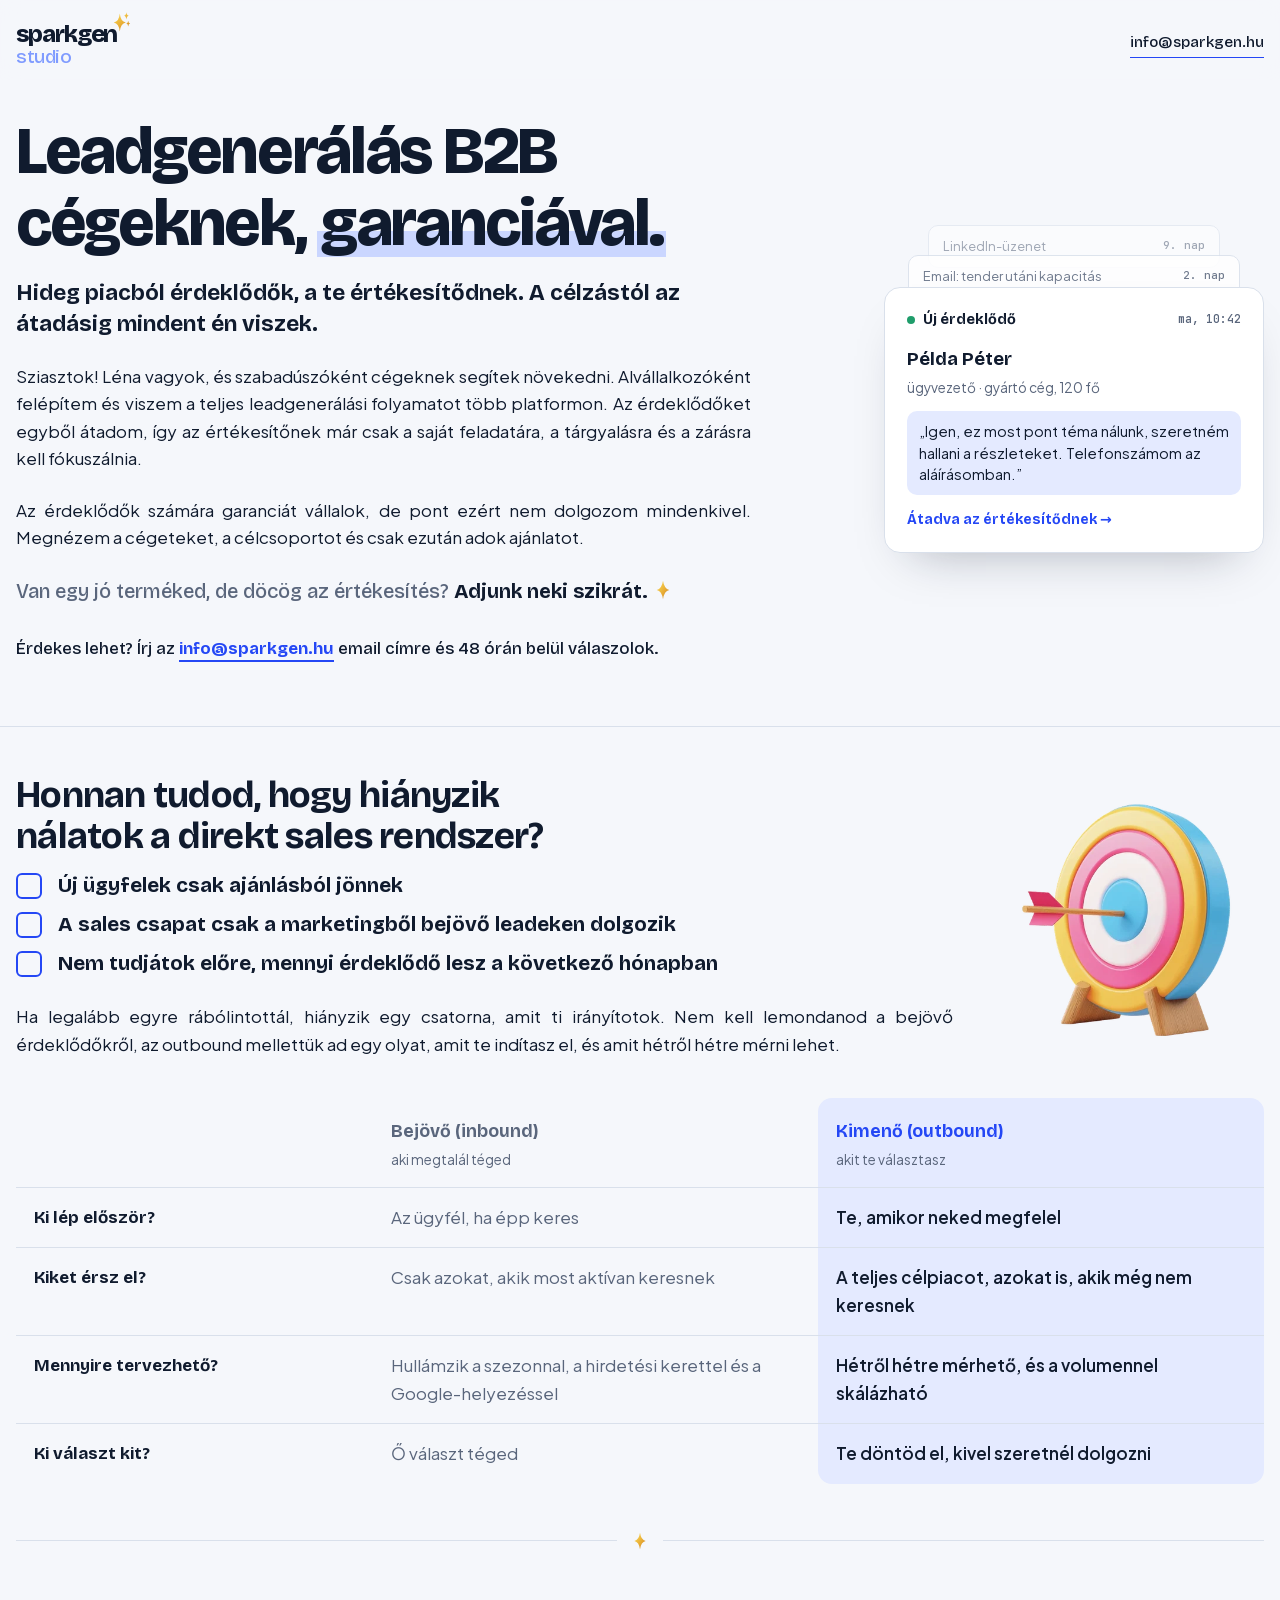
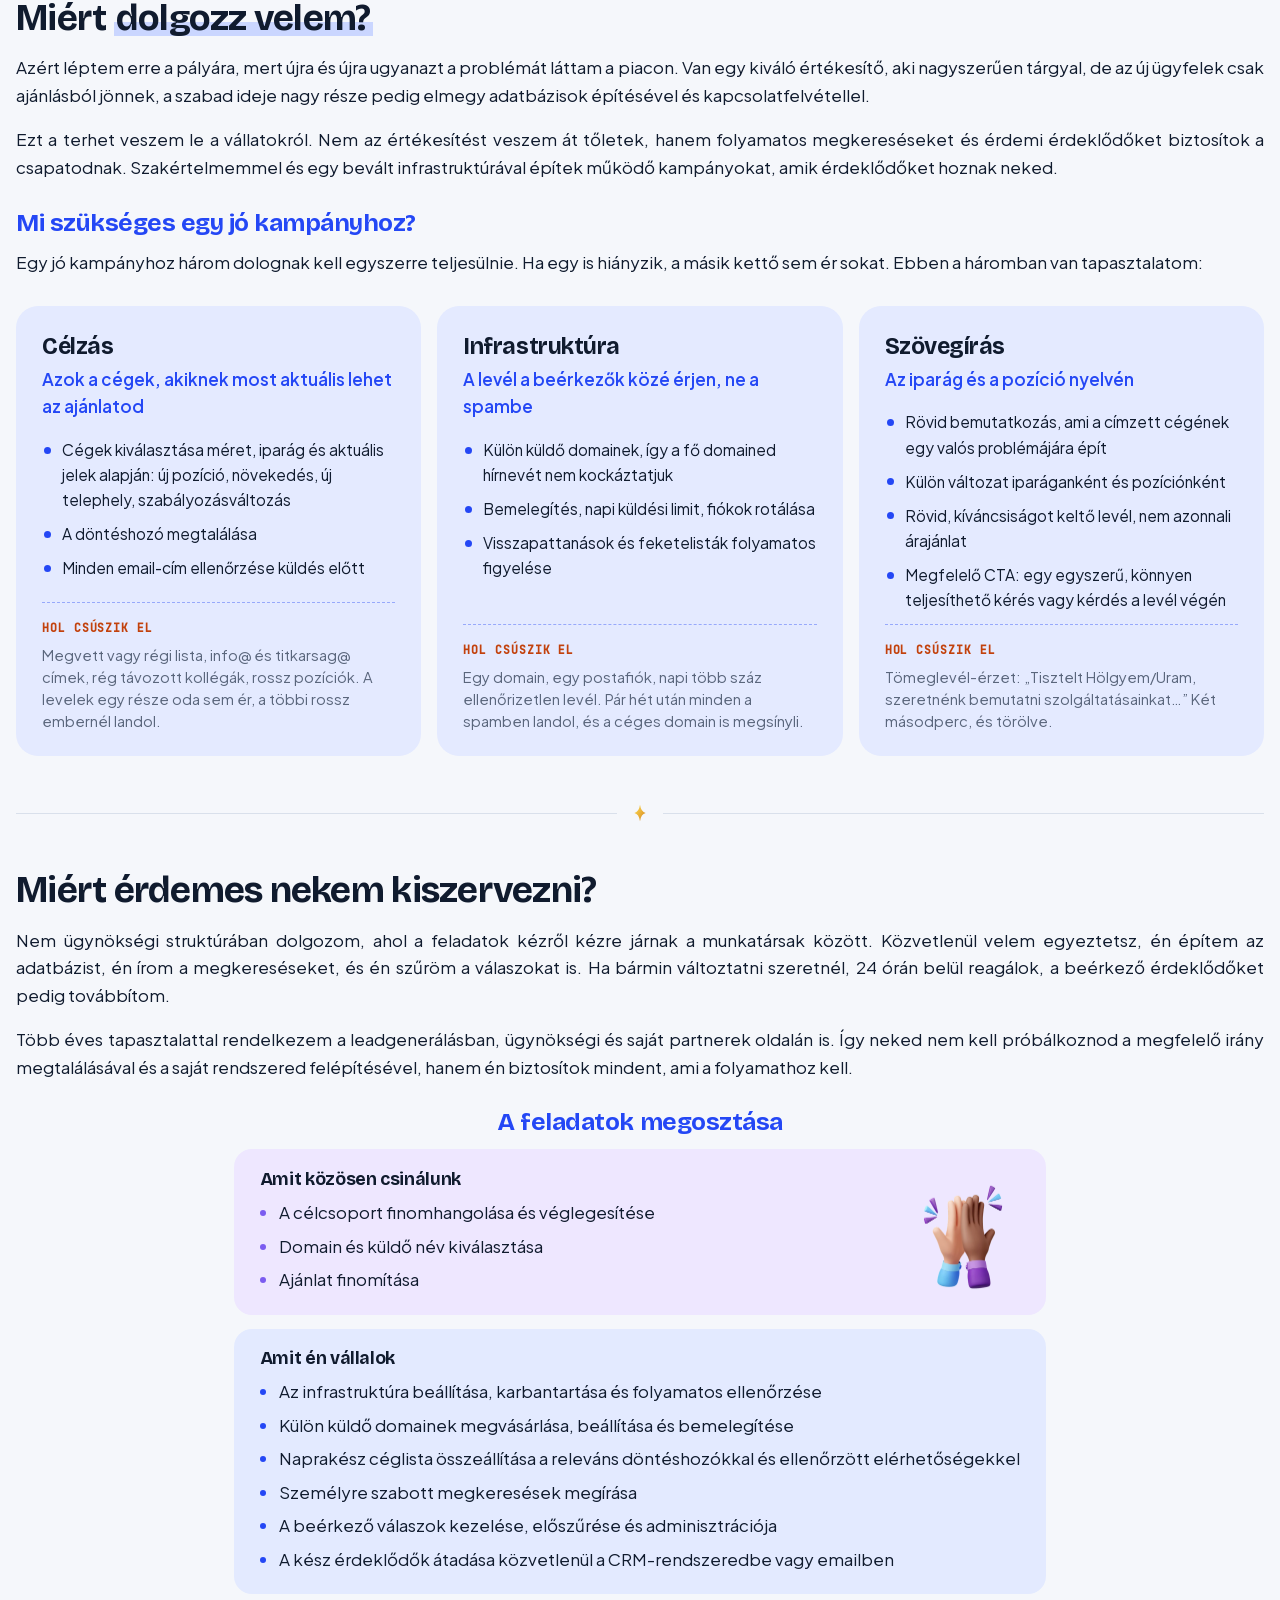
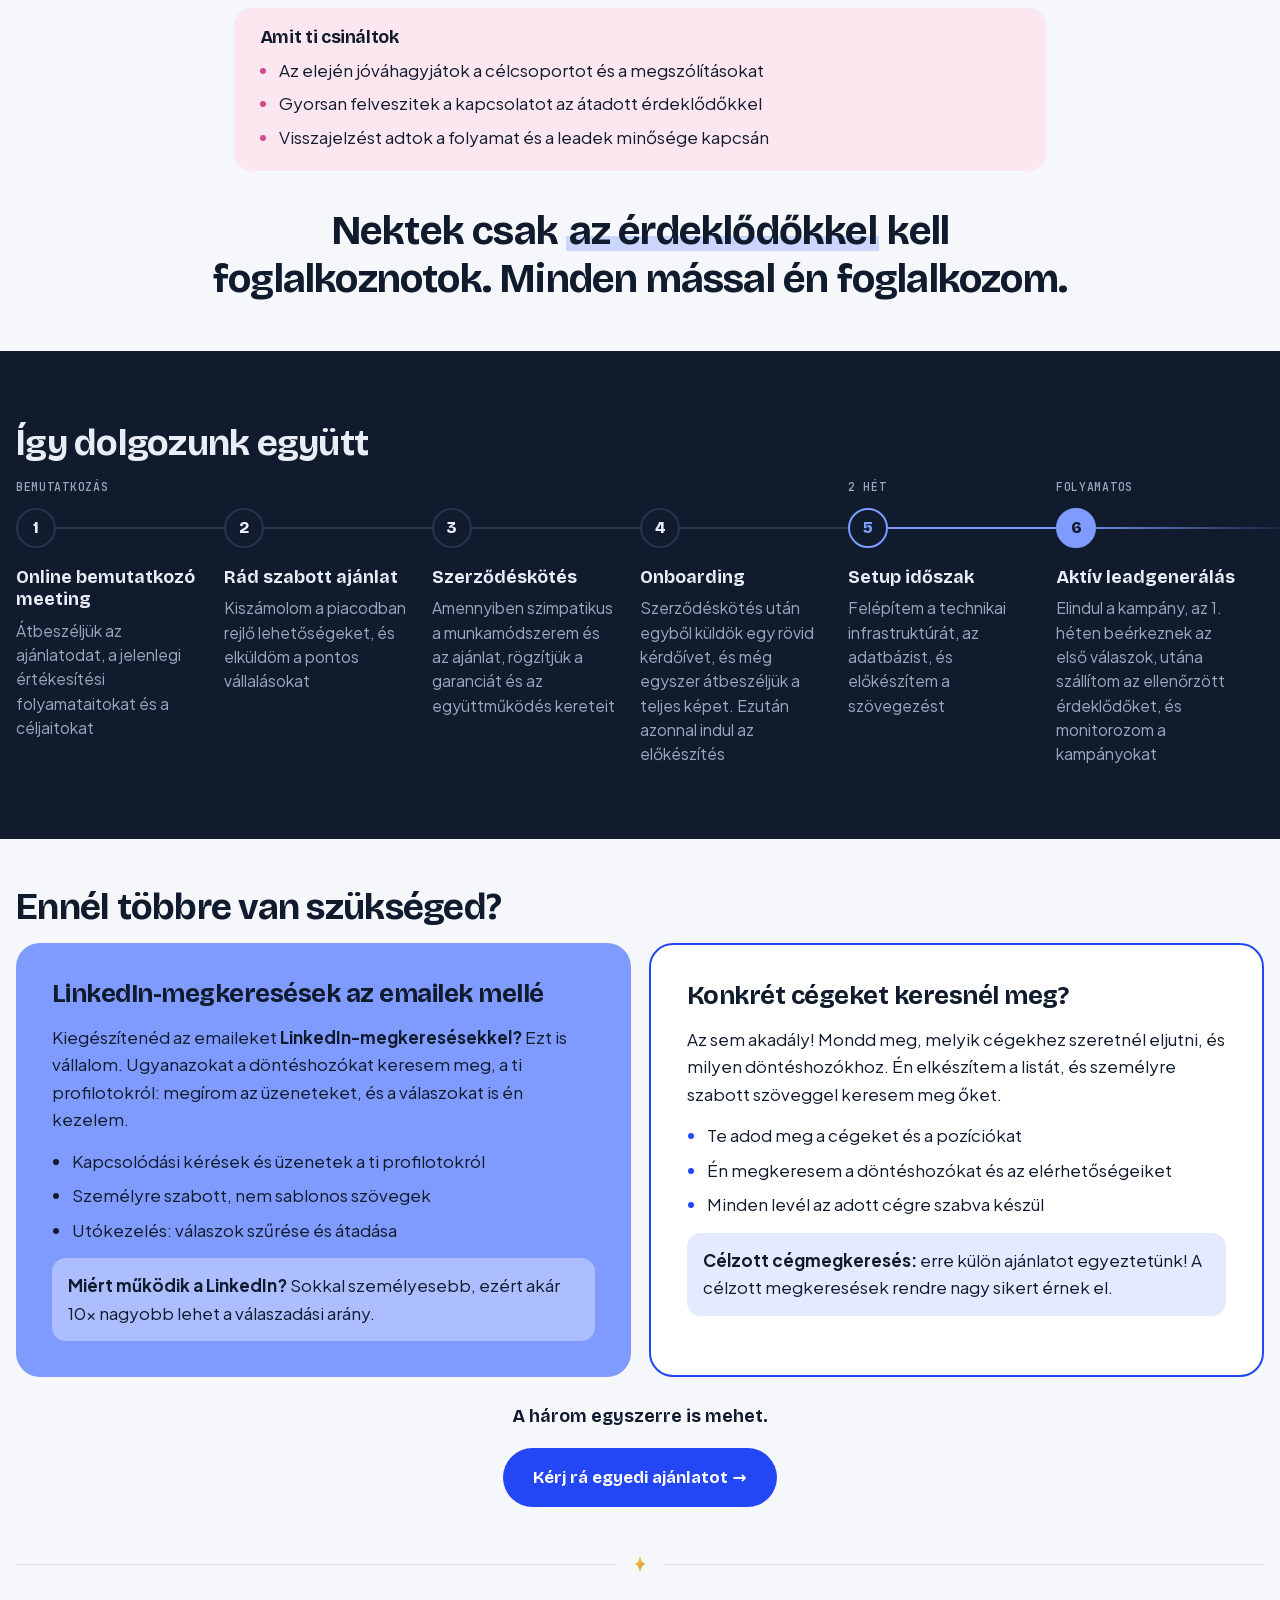
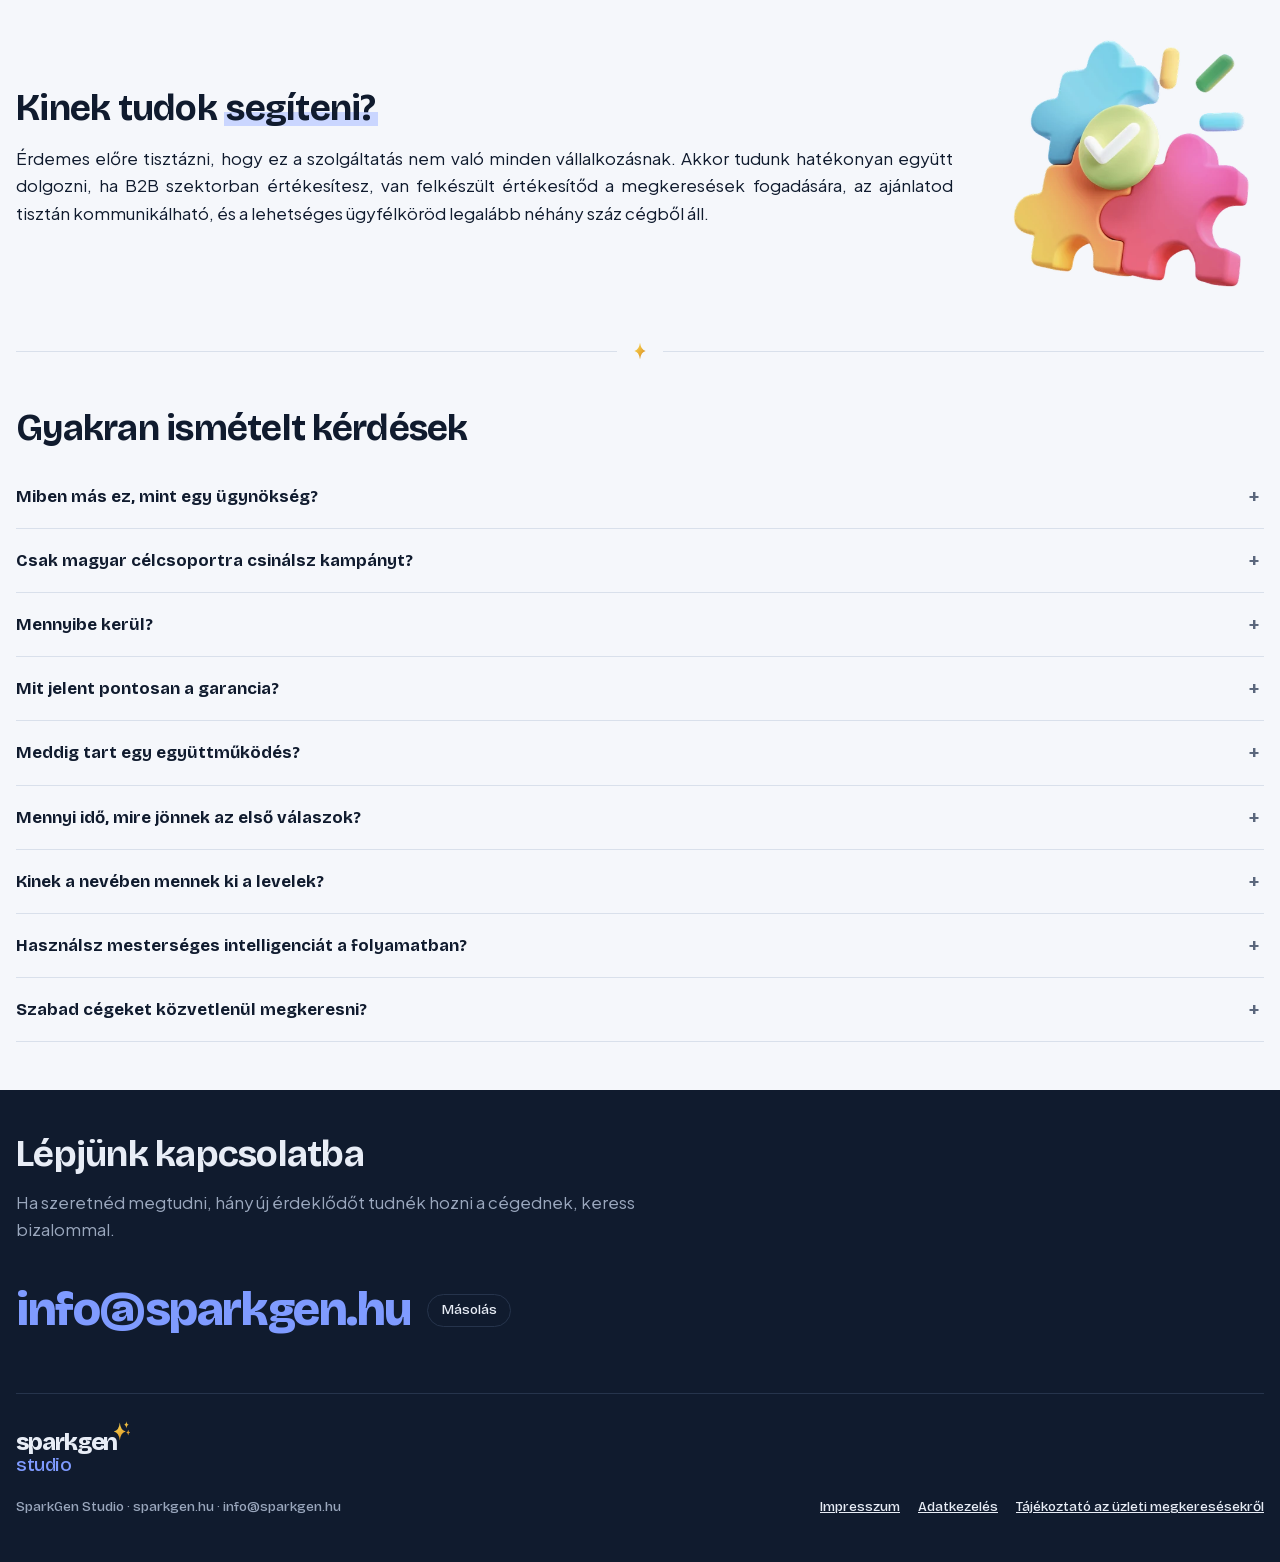
<file: docs/index.html>
<!doctype html>
<html lang="hu">
<head>
<meta charset="utf-8">
<meta name="viewport" content="width=device-width, initial-scale=1, viewport-fit=cover">
<meta name="theme-color" content="#2447F5">
<link rel="icon" href="/favicon.svg" type="image/svg+xml">
<link rel="icon" href="/favicon-32.png" sizes="32x32" type="image/png">
<link rel="apple-touch-icon" href="/apple-touch-icon.png">
<link rel="canonical" href="https://sparkgen.hu/">
<meta property="og:type" content="website">
<meta property="og:url" content="https://sparkgen.hu/">
<meta property="og:title" content="SparkGen Studio · Leadgenerálás B2B cégeknek, garanciával">
<meta property="og:description" content="Van egy jó terméked, de döcög az értékesítés? Adjunk neki szikrát.">
<meta property="og:image" content="https://sparkgen.hu/og-image.png">
<meta property="og:locale" content="hu_HU">
<meta name="twitter:card" content="summary_large_image">
<title>SparkGen Studio · Leadgenerálás B2B cégeknek, garanciával</title>
<meta name="description" content="SparkGen Studio: hidegemail és LinkedIn leadgenerálás alvállalkozóként. Megkeresem a döntéshozókat, az értékesítőd megkapja az érdeklődőket, vállalt számmal.">
<link rel="stylesheet" href="/fonts.css">
<style>
/* Layout: a letter. One 660px reading column of running prose; a few wider inserts (thread) break out to 1040px. No eyebrows, no card grids. */
:root{
  --paper:#F5F7FB;
  --surface:#FFFFFF;
  --ink:#101B2E;
  --muted:#5A667C;
  --line:#D9E0EB;
  --blue:#2447F5;       /* the one main colour */
  --blue-ink:#FFFFFF;
  --blue-soft:#E4EAFF;
  --blue-light:#7F9BFF;
  --mark-bg:#CAD6FF;
  --band:#101B2E; --band-fg:#E8EDF6; --band-muted:#9AA7BD; --band-line:#26344C;
  --ok:#1F9D6B;
  --t-me:#E3EAFF; --t-you:#FCE7F1; --t-shared:#EEE7FF;
  --font-display:"Bricolage Grotesque","Avenir Next",system-ui,sans-serif;
  --font-body:"Plus Jakarta Sans","Helvetica Neue",system-ui,sans-serif;
  --font-mono:"JetBrains Mono",ui-monospace,Menlo,monospace;
  --text:1.0625rem;
  --studio:#7F9BFF;     /* logo 'studio' + sparkle, same on light and dark */
}
@media (prefers-color-scheme: dark){:root:not([data-theme="light"]){
  --paper:#0B1320; --surface:#131E30; --ink:#E8EDF6; --muted:#9AA7BD; --line:#24334B;
  --blue:#5C7BFF; --blue-ink:#FFFFFF; --blue-soft:#17244A; --blue-light:#8FA8FF; --mark-bg:#2B3F8F;
  --band:#060C16; --band-fg:#E8EDF6; --band-muted:#8D9AB1; --band-line:#1C2940; --ok:#3CC48D; --t-me:#17244A; --t-you:#3A1D2E; --t-shared:#28214A; color-scheme:dark}}
:root[data-theme="dark"]{
  --paper:#0B1320; --surface:#131E30; --ink:#E8EDF6; --muted:#9AA7BD; --line:#24334B;
  --blue:#5C7BFF; --blue-ink:#FFFFFF; --blue-soft:#17244A; --blue-light:#8FA8FF; --mark-bg:#2B3F8F;
  --band:#060C16; --band-fg:#E8EDF6; --band-muted:#8D9AB1; --band-line:#1C2940; --ok:#3CC48D; --t-me:#17244A; --t-you:#3A1D2E; --t-shared:#28214A; color-scheme:dark}

*{box-sizing:border-box}
html{scroll-behavior:smooth}
@media (prefers-reduced-motion: reduce){html{scroll-behavior:auto}*{animation:none!important;transition:none!important}}
body{background:var(--paper);color:var(--ink);font-family:var(--font-body);font-size:var(--text);line-height:1.62;-webkit-font-smoothing:antialiased}
body::before{content:"";position:fixed;inset:0 0 auto;height:env(safe-area-inset-top,0px);z-index:10;background:var(--paper)}
.col,.wide{margin:0 auto;padding-left:max(16px,env(safe-area-inset-left,0px));padding-right:max(16px,env(safe-area-inset-right,0px))}
.col{max-width:1280px}
.wide{max-width:1280px}
h1,h2,h3{font-family:var(--font-display);letter-spacing:-.02em;line-height:1.1;text-wrap:balance;margin:0;font-weight:700}
p{margin:0}
.col p+p{margin-top:1em}
a{color:var(--blue)}
:focus-visible{outline:3px solid var(--blue);outline-offset:3px;border-radius:4px}
.mark{background:linear-gradient(transparent 60%,var(--mark-bg) 60%,var(--mark-bg) 92%,transparent 92%);padding:0 .06em}
.muted{color:var(--muted)}
.ui{font-family:var(--font-display);font-size:.95rem;letter-spacing:0}

/* header + wordmark with flare */
header.site{position:sticky;top:env(safe-area-inset-top,0px);z-index:20;background:color-mix(in srgb,var(--paper) 90%,transparent);backdrop-filter:blur(10px)}
.nav{display:flex;align-items:center;justify-content:space-between;gap:16px;height:80px;padding-top:8px}
.logo{position:relative;display:inline-grid;text-decoration:none;color:var(--ink);font-family:var(--font-display);line-height:1;font-size:1.5rem;white-space:nowrap}
.logo .l1{font-weight:800;letter-spacing:-.045em}
.logo .l2{font-weight:500;letter-spacing:-.025em;font-size:.8em;margin-top:.06em;color:var(--studio)}
.logo svg{position:absolute;left:4.126em;top:.309em;width:1em;height:1em;overflow:visible}
.nav-mail{font-family:var(--font-display);font-weight:500;font-size:.95rem;color:var(--ink);text-decoration:none;border-bottom:1.5px solid var(--blue);padding-bottom:2px}

/* hero */
.hero{display:grid;grid-template-columns:1.25fr .75fr;gap:clamp(32px,6vw,72px);align-items:center;padding-block:clamp(16px,3vw,36px) clamp(36px,5vw,64px)}
.hero>*{min-width:0}
.hero h1{font-size:clamp(2.4rem,5.4vw,4.1rem);font-weight:800;letter-spacing:-.035em}
.hero p{margin-top:24px}
.hero .reach{margin-top:30px;font-family:var(--font-display);font-size:1.05rem}
.hero .reach a{font-weight:700;text-decoration:none;border-bottom:2px solid var(--blue);padding-bottom:1px}
@media (max-width:900px){.hero{grid-template-columns:1fr}}

/* email thread insert */
.thread{display:grid;gap:12px;font-family:var(--font-body);font-size:.93rem;line-height:1.5}
.msg{background:var(--surface);border:1px solid var(--line);border-radius:12px;padding:14px 16px}
.msg .meta{display:flex;justify-content:space-between;gap:10px;flex-wrap:wrap;color:var(--muted);font-size:.8rem;margin-bottom:6px}
.msg .meta b{font-family:var(--font-mono);font-weight:500;font-size:.72rem}
.msg.reply{border-color:var(--blue);background:var(--blue-soft);margin-left:28px}
.msg.reply + .handoff{margin-left:28px}
.handoff{display:flex;align-items:center;gap:10px;font-size:.85rem;color:var(--muted);padding-left:4px}
.handoff i{width:8px;height:8px;border-radius:50%;background:var(--ok);flex:none}
.caption{font-size:.85rem;color:var(--muted);font-style:italic;margin-top:10px}

/* chapters */
.chapter{padding-block:clamp(28px,4vw,48px)}
.chapter h2{font-size:clamp(1.7rem,3.2vw,2.3rem);margin-bottom:16px}
.rule{border:0;border-top:1px solid var(--line);margin:0}
.col ul.plain{margin:1em 0 0;padding-left:1.1em}
.col ul.plain li+li{margin-top:.4em}
.aside{margin-top:1.6em;padding-left:18px;border-left:3px solid var(--blue);font-style:italic;color:var(--muted)}

/* comparison */
.vs{margin-top:36px;font-family:var(--font-display);font-size:.98rem;overflow-x:auto}
.vs table{width:100%;border-collapse:collapse;min-width:520px}
.vs th,.vs td{text-align:left;padding:14px 16px 14px 0;border-bottom:1px solid var(--line);vertical-align:top}
.vs thead th{font-weight:500;color:var(--muted);font-size:.85rem;border-bottom:1.5px solid var(--ink)}
.vs thead th:last-child{color:var(--blue)}
.vs tbody th{font-weight:600;width:30%}
.vs td:nth-child(2){color:var(--muted)}
.vs td:last-child{font-weight:500}

/* who does what */
.duo{display:grid;grid-template-columns:1fr 1fr;gap:0;margin-top:30px;font-family:var(--font-display);font-size:.98rem}
.duo>div{padding:4px 28px 4px 0;min-width:0}
.duo>div+div{padding:4px 0 4px 28px;border-left:1px solid var(--line)}
.duo h3{font-size:1.1rem;margin-bottom:12px}
.duo ul{list-style:none;margin:0;padding:0;display:grid;gap:10px}
.duo li{display:grid;grid-template-columns:20px 1fr;gap:8px}
.duo li svg{margin-top:3px;color:var(--blue)}
.duo div+div li svg{color:var(--muted)}
@media (max-width:640px){.duo{grid-template-columns:1fr}.duo>div,.duo>div+div{padding:0;border:0}.duo>div+div{margin-top:28px}}

/* schedule */
.sched{margin-top:30px;display:grid;grid-template-columns:1fr 1fr;gap:clamp(28px,5vw,56px);font-family:var(--font-display);font-size:.95rem}
.sched>*{min-width:0}
.sched h3{font-size:1.05rem;margin-bottom:14px}
.steps{list-style:none;margin:0;padding:0}
.steps li{display:grid;grid-template-columns:76px 1fr;gap:12px;padding:10px 0;border-top:1px solid var(--line)}
.steps .w{font-family:var(--font-mono);font-size:.74rem;color:var(--blue);padding-top:3px}
.steps span{color:var(--muted);display:block;font-size:.88rem}
.days li .w{color:var(--muted)}
.dot{display:inline-block;width:8px;height:8px;border-radius:50%;margin-right:8px;vertical-align:1px}
.d-mail{background:var(--blue)}.d-li{background:var(--blue-light);box-shadow:inset 0 0 0 1.5px var(--blue)}
@media (max-width:820px){.sched{grid-template-columns:1fr}}

/* terms strip */
.terms{display:grid;grid-template-columns:1fr 3fr 1.7fr;margin-top:30px;font-family:var(--font-display);border:1.5px solid var(--ink);border-radius:10px;overflow:hidden}
.terms>div{padding:16px 18px;min-width:0}
.terms>div+div{border-left:1.5px solid var(--ink)}
.terms b{display:block;font-size:1.15rem}
.terms span{font-size:.85rem;color:var(--muted)}
.terms .run{background:var(--blue);color:var(--blue-ink)}
.terms .run span{color:var(--blue-ink);opacity:.85}
.terms .extra{background:repeating-linear-gradient(135deg,transparent 0 8px,var(--blue-soft) 8px 16px)}
@media (max-width:640px){.terms{grid-template-columns:1fr}.terms>div+div{border-left:0;border-top:1.5px solid var(--ink)}}


/* justified running text (Hungarian hyphenation) */
.col p,.hero .txt,.faq details p{hyphens:manual;-webkit-hyphens:manual}
@media (min-width:640px){.col p,.hero .txt,.faq details p{text-align:justify}}
/* process */
.flow{list-style:none;counter-reset:f;margin:8px 0 0;padding:0}
.flow li{counter-increment:f;display:grid;grid-template-columns:44px 1fr;column-gap:14px;padding:18px 0;border-top:1px solid var(--line)}
.flow li::before{content:counter(f);grid-row:1/3;font-family:var(--font-display);font-weight:800;font-size:1.5rem;line-height:1.1;color:var(--blue)}
.flow b{font-family:var(--font-display);font-size:1.12rem}
.flow p{margin-top:4px;color:var(--muted)}
/* tasks */
.tasks{display:grid;gap:14px;margin:8px auto 0;width:fit-content;max-width:100%}
.tasks>div{padding:20px 26px;border-radius:18px;min-width:0}
.tasks h3{font-size:1.1rem;margin-bottom:10px}
.tasks ul{margin:0;padding-left:1.15em;display:grid;gap:6px}
.tasks .t-shared{background:var(--t-shared);display:flex;align-items:center;justify-content:space-between;gap:28px}
.tasks .t-me{background:var(--t-me)}
.tasks .t-you{background:var(--t-you)}
.tasks .t-shared li::marker{color:#7B5CF0}
.tasks .t-me li::marker{color:var(--blue)}
.tasks .t-you li::marker{color:#D9488F}
.art-small{width:110px;height:auto;flex:none}
/* three conditions */
.three{margin:22px 0 26px;padding:0;display:grid;gap:0;border-top:1.5px solid var(--ink)}
.three div{display:grid;grid-template-columns:150px 1fr;gap:16px;padding:14px 0;border-bottom:1px solid var(--line)}
.three dt{font-family:var(--font-display);font-weight:700;font-size:1.1rem}
.three dd{margin:0;color:var(--muted)}
@media (max-width:560px){.three div{grid-template-columns:1fr;gap:4px}}
/* statement */
.statement{margin:36px auto 0;text-align:center;font-family:var(--font-display);font-weight:700;font-size:clamp(1.6rem,3.4vw,2.5rem);line-height:1.2;letter-spacing:-.02em;max-width:22em;text-wrap:balance}
/* journey timeline */
.journey-sec{background:var(--band);color:var(--band-fg);padding-block:clamp(44px,6vw,72px)}
.journey-sec h2{font-size:clamp(1.7rem,3.2vw,2.3rem);margin-bottom:44px}
.journey{list-style:none;margin:0;padding:0;display:grid;grid-template-columns:repeat(6,1fr);position:relative}
.journey li{position:relative;padding:58px 22px 0 0;min-width:0}
.journey li::before{content:"";position:absolute;left:0;right:0;top:19px;height:2px;background:var(--band-line)}
.journey li.setup::before{background:var(--blue-light)}
.journey li.live::before{right:-40px;background:linear-gradient(90deg,var(--blue-light),transparent)}
.journey li[data-phase]::after{content:attr(data-phase);position:absolute;top:-30px;left:0;font-family:var(--font-mono);font-size:.72rem;letter-spacing:.06em;text-transform:uppercase;color:var(--band-muted)}
.journey .node{position:absolute;top:0;left:0;width:40px;height:40px;border-radius:50%;display:grid;place-items:center;font-family:var(--font-display);font-weight:800;font-size:1rem;background:var(--band);border:2px solid var(--band-line);color:var(--band-fg);z-index:1}
.journey li.setup .node{border-color:var(--blue-light);color:var(--blue-light)}
.journey li.live .node{background:var(--blue-light);border-color:var(--blue-light);color:#101B2E}
.journey b{display:block;font-family:var(--font-display);font-size:1.12rem;line-height:1.25;margin-bottom:8px}
.journey p{color:var(--band-muted);font-size:.98rem;line-height:1.55}
@media (max-width:860px){
  .journey{grid-template-columns:1fr}
  .journey li{padding:0 0 30px 62px}
  .journey li::before{left:19px;right:auto;top:0;bottom:0;width:2px;height:auto}
  .journey li.live::before{right:auto;bottom:-30px;background:linear-gradient(180deg,var(--blue-light),transparent)}
  .journey li[data-phase]::after{position:static;display:block;margin-bottom:6px}
  .journey li[data-phase] b{margin-top:0}
}
.hero .sub-lead{margin-top:18px;font-family:var(--font-display);font-weight:600;font-size:clamp(1.15rem,1.8vw,1.4rem);line-height:1.35;color:var(--ink);text-align:left;max-width:30em}
.hero .spark-line{margin:26px 0 0;font-family:var(--font-display);font-weight:500;font-size:clamp(1.05rem,1.6vw,1.25rem);line-height:1.35;color:var(--muted);text-align:left}
.spark-line b{font-weight:700;color:var(--ink);white-space:nowrap}
.spark-line svg{display:inline-block;width:1em;height:1em;margin-left:.25em;vertical-align:-.1em}
/* hero mini graphic */
.mini{position:relative;max-width:380px;margin-left:auto;padding-top:62px;font-family:var(--font-body)}
.mini-back{position:absolute;left:24px;right:24px;display:flex;justify-content:space-between;gap:10px;padding:10px 14px;border-radius:10px;border:1px solid var(--line);background:var(--surface);font-size:.8rem;color:var(--muted)}
.mini-back i{font-style:normal;font-family:var(--font-mono);font-size:.7rem}
.mini-back span{white-space:nowrap;overflow:hidden;text-overflow:ellipsis;min-width:0}
.mini-back.b2{top:0;left:44px;right:44px;opacity:.55}
.mini-back.b1{top:30px;opacity:.85}
.mini-card{position:relative;background:var(--surface);border:1px solid var(--line);border-radius:16px;padding:20px 22px;box-shadow:0 24px 48px -28px rgba(16,27,46,.35)}
.mini-top{display:flex;align-items:center;gap:8px;font-family:var(--font-display);font-weight:700;font-size:.9rem}
.dot-ok{width:8px;height:8px;border-radius:50%;background:var(--ok)}
.mini-time{margin-left:auto;font-family:var(--font-mono);font-weight:400;font-size:.72rem;color:var(--muted)}
.mini-name{margin-top:14px;font-family:var(--font-display);font-weight:700;font-size:1.15rem}
.mini-role{color:var(--muted);font-size:.85rem}
.mini-quote{margin-top:12px;padding:10px 12px;border-radius:10px;background:var(--blue-soft);font-size:.92rem;line-height:1.45}
.mini-foot{margin-top:14px;font-family:var(--font-display);font-weight:600;font-size:.88rem;color:var(--blue)}
.mini .caption{margin-top:12px}
.hero .mini p{margin-top:0}
.hero .mini .mini-name{margin-top:14px}.hero .mini .mini-role{margin-top:2px}.hero .mini .mini-quote{margin-top:12px}.hero .mini .caption{margin-top:12px}
.mini-back i{flex:none}
@media (max-width:900px){.mini{margin-left:0}}
/* signs checklist */
.signs{list-style:none;margin:6px 0 26px;padding:0;display:grid;gap:12px}
.signs li{display:grid;grid-template-columns:30px 1fr;gap:12px;align-items:center;font-family:var(--font-display);font-weight:600;font-size:clamp(1.1rem,1.8vw,1.3rem);line-height:1.3}
.signs li::before{content:"";width:22px;height:22px;border:2px solid var(--blue);border-radius:6px}
/* inbound vs outbound */
.io-wrap{margin-top:40px;overflow-x:auto}
.io{min-width:620px;font-family:var(--font-body)}
.io-row{display:grid;grid-template-columns:.8fr 1fr 1fr;border-bottom:1px solid var(--line)}
.io-row>span{padding:16px 18px}
.io-row>span:nth-child(3){background:var(--blue-soft);font-weight:600}
.io-head>span{font-family:var(--font-display);font-weight:700;font-size:1.1rem;padding-block:20px 16px}
.io-head>span:nth-child(2){color:var(--muted)}
.io-head>span:nth-child(3){border-radius:14px 14px 0 0;color:var(--blue)}
.io-row:last-child>span:nth-child(3){border-radius:0 0 14px 14px}
.io-row:last-child{border-bottom:0}
.io-head small{display:block;font-family:var(--font-body);font-weight:400;font-size:.85rem;color:var(--muted);margin-top:2px}
.io .q{font-family:var(--font-display);font-weight:600}
.io-row>span:nth-child(2){color:var(--muted)}
/* pillars */
.pillars{display:grid;grid-template-columns:repeat(3,1fr);gap:16px;margin-top:30px}
.pill{background:var(--blue-soft);border-radius:22px;padding:28px 26px 24px;display:flex;flex-direction:column;gap:12px;min-width:0}
.pill h3{font-size:1.45rem}
.pill-sub{color:var(--blue);font-weight:600;margin-top:-6px}
.pill ul{list-style:none;margin:4px 0 0;padding:0;display:grid;gap:9px;font-size:.97rem}
.pill li{position:relative;padding-left:20px}
.pill li::before{content:"";position:absolute;left:2px;top:.62em;width:7px;height:7px;border-radius:50%;background:var(--blue)}
.slip{margin-top:auto;padding-top:16px;border-top:1px dashed color-mix(in srgb,var(--blue) 40%,transparent)}
.slip span{display:block;font-family:var(--font-mono);font-weight:700;font-size:.72rem;letter-spacing:.08em;text-transform:uppercase;color:#C2410C;margin-bottom:6px}
.slip p{font-size:.92rem;color:var(--muted);line-height:1.5}
@media (max-width:900px){.pillars{grid-template-columns:1fr}}
.journey-sec{overflow:hidden}
/* section divider: hairline with a gold spark */
.divider{max-width:1280px;margin:0 auto;padding-left:max(16px,env(safe-area-inset-left,0px));padding-right:max(16px,env(safe-area-inset-right,0px));display:flex;align-items:center;gap:14px}
.divider::before,.divider::after{content:"";height:1px;background:var(--line);flex:1}
.divider svg{width:18px;height:18px;flex:none}
/* joined sections: "Mi szükséges" continues "Miért dolgozz velem?" */
.chapter.joined-top{padding-bottom:0}
.chapter.joined{padding-top:28px}
.chapter.joined h2{font-size:clamp(1.25rem,2.2vw,1.55rem);color:var(--blue);margin-bottom:12px}
/* contact inside the dark footer */
footer{padding-block:clamp(56px,8vw,88px) 40px}
.foot-contact{padding-bottom:44px;margin-bottom:36px;border-bottom:1px solid var(--band-line)}
.foot-contact h2{color:var(--band-fg);font-size:clamp(1.7rem,3.2vw,2.3rem);margin-bottom:14px}
.foot-contact p{color:var(--band-muted);font-family:var(--font-body);font-size:1.05rem;max-width:40em}
.foot-contact .mailbig span,.foot-contact .mailbig a#mail{color:var(--blue-light);text-decoration:none}
.foot-contact .copy{background:transparent;color:var(--band-fg);border-color:var(--band-line)}
.foot-contact .copy:hover{border-color:var(--band-fg)}
/* extra services bubbles */
.extras{display:grid;grid-template-columns:1fr 1fr;gap:18px;margin-top:8px}
.xcard{border-radius:24px;padding:clamp(24px,3vw,36px);display:flex;flex-direction:column;gap:14px;min-width:0}
.xcard h3{font-size:clamp(1.3rem,2vw,1.6rem);line-height:1.2}
.xcard p{margin:0;text-align:left!important}
.xcard ul{margin:0;padding-left:1.15em;display:grid;gap:7px}
.x-blue{background:#7F9BFF;color:#101B2E}
.x-blue ul li::marker{color:#101B2E}
.x-blue .x-why{background:rgba(255,255,255,.35);border-radius:14px;padding:14px 16px}
.x-white{background:var(--surface);border:2px solid var(--blue)}
.x-why-soft{background:var(--blue-soft);border-radius:14px;padding:14px 16px}
.x-white li::marker{color:var(--blue)}
.x-cta{margin-top:auto!important;font-family:var(--font-display);font-weight:600}
.x-blue .x-cta a{color:#101B2E}
.x-white .x-cta a{color:var(--blue)}
@media (max-width:860px){.extras{grid-template-columns:1fr}}
.x-both{text-align:center!important;margin:26px 0 0;font-family:var(--font-display);font-weight:600;font-size:1.1rem}
.x-btn-row{display:flex;justify-content:center;margin-top:16px}
.x-btn{display:inline-flex;align-items:center;gap:8px;padding:16px 30px;border-radius:999px;background:var(--blue);color:#fff;text-decoration:none;font-family:var(--font-display);font-weight:700;font-size:1.05rem;transition:transform .15s ease,box-shadow .15s ease}
.x-btn:hover{transform:translateY(-1px);box-shadow:0 10px 24px -12px var(--blue)}
/* illustrations */
.art-grid{display:grid;grid-template-columns:1fr 260px;gap:clamp(24px,4vw,56px);align-items:center}
.art-grid>*{min-width:0}
.art{width:100%;max-width:260px;height:auto;justify-self:end}
@media (max-width:760px){.art-grid{grid-template-columns:1fr}.art{max-width:180px;justify-self:start;order:-1}.art-small{width:80px}}
#feladatok h2{text-align:center}
/* about */
.about{display:grid;grid-template-columns:200px 1fr;gap:clamp(24px,5vw,44px);align-items:start}
.about>*{min-width:0}
.photo{aspect-ratio:4/5;max-width:100%;border-radius:12px;border:1.5px dashed var(--line);display:grid;place-items:center;text-align:center;color:var(--muted);font-family:var(--font-display);font-size:.85rem;padding:12px}
.todo{background:var(--blue-soft);border-radius:4px;padding:0 5px;font-style:normal;font-family:var(--font-display);font-size:.9em}
.sig{margin-top:1.4em;font-style:italic}
@media (max-width:640px){.about{grid-template-columns:1fr}.photo{max-width:180px}}

/* faq */
.faq{margin-top:8px;font-family:var(--font-display)}
.faq details{border-bottom:1px solid var(--line)}
.faq summary{cursor:pointer;list-style:none;padding:18px 36px 18px 0;font-weight:600;font-size:1.05rem;position:relative}
.faq summary::-webkit-details-marker{display:none}
.faq summary::after{content:"+";position:absolute;right:4px;top:14px;font-size:1.4rem;font-weight:400;color:var(--muted);transition:transform .2s}
.faq details[open] summary::after{transform:rotate(45deg)}
.faq details p{padding:0 0 20px;color:var(--muted);font-family:var(--font-body);font-size:1.08rem}

/* contact */
.contact{padding-block:clamp(56px,8vw,100px)}
.contact h2{font-size:clamp(1.7rem,3.2vw,2.3rem);margin-bottom:22px}
.mailbig{display:flex;align-items:center;gap:16px;flex-wrap:wrap;margin-top:28px}
.mailbig span,.mailbig a#mail{text-decoration:none;font-family:var(--font-display);font-weight:800;font-size:clamp(1.8rem,5vw,3rem);letter-spacing:-.03em;color:var(--blue);word-break:break-all}
.copy{font:500 .85rem/1 var(--font-display);padding:.65em 1em;border-radius:999px;border:1px solid var(--line);background:var(--surface);color:var(--ink);cursor:pointer}
.copy:hover{border-color:var(--ink)}
.li-link{display:inline-block;margin-top:14px;font-family:var(--font-display)}
.flag{margin-top:18px;font-family:var(--font-display);font-size:.8rem;color:var(--muted)}

footer{background:var(--band);padding-block:44px;font-family:var(--font-display);font-size:.85rem;color:var(--band-muted)}
footer .logo{color:var(--band-fg);margin-bottom:22px}

footer .row{display:flex;justify-content:space-between;gap:20px;flex-wrap:wrap}
footer ul{list-style:none;margin:0;padding:0;display:flex;gap:18px;flex-wrap:wrap}
footer a{color:var(--band-fg)}
footer .small{margin-top:20px;max-width:70ch;font-size:.8rem}
html,body{margin:0}
img{max-width:100%}
.legal{max-width:860px;padding-block:clamp(24px,4vw,48px) clamp(48px,6vw,80px)}
.legal h1{font-size:clamp(2rem,4vw,2.8rem);margin-bottom:8px}
.legal h2{font-size:1.35rem;margin:40px 0 12px}
.legal h3{font-size:1.08rem;margin:26px 0 10px;color:var(--blue)}
.legal p{margin:0 0 12px}
.legal .meta-line{color:var(--muted);font-size:.95rem}
.legal ul{margin:0 0 12px;padding-left:1.2em;display:grid;gap:6px}
.legal li::marker{color:var(--blue)}
.facts{margin:0 0 14px;border-top:1px solid var(--line)}
.facts div{display:grid;grid-template-columns:220px 1fr;gap:16px;padding:10px 0;border-bottom:1px solid var(--line)}
.facts dt{font-family:var(--font-display);font-weight:600}
.facts dd{margin:0;color:var(--muted)}
@media (max-width:640px){.facts div{grid-template-columns:1fr;gap:2px}}
.legal a{color:var(--blue)}
</style>
</head>
<body>
<svg width="0" height="0" style="position:absolute" aria-hidden="true">
  <linearGradient id="sg-grad" x1="0" y1="-60" x2="50" y2="10" gradientUnits="userSpaceOnUse"><stop offset="0" stop-color="#FBDF5A"/><stop offset=".55" stop-color="#E9AE35"/><stop offset="1" stop-color="#C97A22"/></linearGradient>
  <linearGradient id="sg-gold1" x1="0" y1="0" x2="1" y2="1"><stop offset="0" stop-color="#FBDF5A"/><stop offset=".55" stop-color="#E9AE35"/><stop offset="1" stop-color="#C97A22"/></linearGradient>
  <symbol id="star1" viewBox="-12 -12 24 24" overflow="visible"><path d="M0,-11 Q1.4,-1.4 7.5,0 Q1.4,1.4 0,11 Q-1.4,1.4 -7.5,0 Q-1.4,-1.4 0,-11Z" fill="url(#sg-gold1)"/></symbol>
  <symbol id="sparkle" viewBox="0 0 80 80" overflow="visible"><path d="M16,-52 Q18.80,-24.80 36,-22 Q18.80,-19.20 16,8 Q13.20,-19.20 -4,-22 Q13.20,-24.80 16,-52ZM38,-56 Q39.19,-45.19 46.5,-44 Q39.19,-42.81 38,-32 Q36.81,-42.81 29.5,-44 Q36.81,-45.19 38,-56ZM44,-27.5 Q44.91,-18.91 50.5,-18 Q44.91,-17.09 44,-8.5 Q43.09,-17.09 37.5,-18 Q43.09,-18.91 44,-27.5Z" fill="url(#sg-grad)"/></symbol>
  <symbol id="check" viewBox="0 0 20 20"><path d="M4.5 10.5l3.6 3.6L15.5 6.5" fill="none" stroke="currentColor" stroke-width="2" stroke-linecap="round" stroke-linejoin="round"/></symbol>
</svg>

<header class="site">
  <div class="wide nav">
    <a class="logo" href="/" aria-label="SparkGen Studio"><span class="l1">sparkgen</span><span class="l2">studio</span><svg viewBox="0 0 80 80" aria-hidden="true"><use href="#sparkle"/></svg></a>
    <a class="nav-mail" href="mailto:info@sparkgen.hu">info@sparkgen.hu</a>
  </div>
</header>

<main id="top" lang="hu">
  <div class="wide hero">
    <div>
      <h1>Leadgenerálás B2B cégeknek, <span class="mark">garanciával.</span></h1>
      <p class="sub-lead">Hideg piacból érdeklődők, a te értékesítődnek. A célzástól az átadásig mindent én viszek.</p>
      <p class="txt">Sziasztok! Léna vagyok, és szabadúszóként cégeknek segítek növekedni. Alvállalkozóként felépítem és viszem a teljes leadgenerálási folyamatot több platformon. Az érdeklődőket egyből átadom, így az értékesítőnek már csak a saját feladatára, a tárgyalásra és a zárásra kell fókuszálnia.</p>
      <p class="txt">Az érdeklődők számára garanciát vállalok, de pont ezért nem dolgozom mindenkivel. Megnézem a cégeteket, a célcsoportot és csak ezután adok ajánlatot.</p>
      <p class="spark-line">Van egy jó terméked, de döcög az értékesítés? <b>Adjunk neki szikrát.<svg viewBox="-12 -12 24 24" aria-hidden="true"><path d="M0,-11 Q1.4,-1.4 7.5,0 Q1.4,1.4 0,11 Q-1.4,1.4 -7.5,0 Q-1.4,-1.4 0,-11Z" fill="url(#sg-gold1)"/></svg></b></p>
      <p class="reach">Érdekes lehet? Írj az <a href="mailto:info@sparkgen.hu">info@sparkgen.hu</a> email címre és 48 órán belül válaszolok.</p>
    </div>
    <div>
      <div class="mini" aria-label="Példa: egy beérkező érdeklődő átadása">
        <div class="mini-back b2"><span>LinkedIn-üzenet</span><i>9. nap</i></div>
        <div class="mini-back b1"><span>Email: tender utáni kapacitás</span><i>2. nap</i></div>
        <div class="mini-card">
          <div class="mini-top"><span class="dot-ok" aria-hidden="true"></span>Új érdeklődő<span class="mini-time">ma, 10:42</span></div>
          <p class="mini-name">Példa Péter</p>
          <p class="mini-role">ügyvezető · gyártó cég, 120 fő</p>
          <p class="mini-quote">„Igen, ez most pont téma nálunk, szeretném hallani a részleteket. Telefonszámom az aláírásomban.”</p>
          <div class="mini-foot">Átadva az értékesítődnek →</div>
        </div>
      </div>
    </div>
  </div>

  <hr class="rule">

  <section class="chapter" id="jelek">
    <div class="col art-grid">
      <div class="art-text">
      <h2>Honnan tudod, hogy hiányzik nálatok a direkt sales rendszer?</h2>
      <ul class="signs">
        <li>Új ügyfelek csak ajánlásból jönnek</li>
        <li>A sales csapat csak a marketingből bejövő leadeken dolgozik</li>
        <li>Nem tudjátok előre, mennyi érdeklődő lesz a következő hónapban</li>
      </ul>
      <p>Ha legalább egyre rábólintottál, hiányzik egy csatorna, amit ti irányítotok. Nem kell lemondanod a bejövő érdeklődőkről, az outbound mellettük ad egy olyat, amit te indítasz el, és amit hétről hétre mérni lehet.</p>
      </div>
      <img class="art" src="img/celtabla.webp" alt="Céltábla, középen a nyíllal" width="440" loading="lazy">
    </div>
    <div class="wide io-wrap">
      <div class="io" role="table" aria-label="Bejövő és kimenő ügyfélszerzés összehasonlítása">
        <div class="io-row io-head" role="row"><span role="columnheader"></span><span role="columnheader">Bejövő (inbound)<small>aki megtalál téged</small></span><span role="columnheader">Kimenő (outbound)<small>akit te választasz</small></span></div>
        <div class="io-row" role="row"><span class="q" role="rowheader">Ki lép először?</span><span role="cell">Az ügyfél, ha épp keres</span><span role="cell">Te, amikor neked megfelel</span></div>
        <div class="io-row" role="row"><span class="q" role="rowheader">Kiket érsz el?</span><span role="cell">Csak azokat, akik most aktívan keresnek</span><span role="cell">A teljes célpiacot, azokat is, akik még nem keresnek</span></div>
        <div class="io-row" role="row"><span class="q" role="rowheader">Mennyire tervezhető?</span><span role="cell">Hullámzik a szezonnal, a hirdetési kerettel és a Google-helyezéssel</span><span role="cell">Hétről hétre mérhető, és a volumennel skálázható</span></div>
        <div class="io-row" role="row"><span class="q" role="rowheader">Ki választ kit?</span><span role="cell">Ő választ téged</span><span role="cell">Te döntöd el, kivel szeretnél dolgozni</span></div>
      </div>
    </div>
  </section>

  <div class="divider" aria-hidden="true"><svg viewBox="-12 -12 24 24"><path d="M0,-11 Q1.4,-1.4 7.5,0 Q1.4,1.4 0,11 Q-1.4,1.4 -7.5,0 Q-1.4,-1.4 0,-11Z" fill="url(#sg-gold1)"/></svg></div>

  <section class="chapter joined-top" id="miert">
    <div class="col">
      <h2>Miért <span class="mark">dolgozz velem?</span></h2>
      <p>Azért léptem erre a pályára, mert újra és újra ugyanazt a problémát láttam a piacon. Van egy kiváló értékesítő, aki nagyszerűen tárgyal, de az új ügyfelek csak ajánlásból jönnek, a szabad ideje nagy része pedig elmegy adatbázisok építésével és kapcsolatfelvétellel.</p>
      <p>Ezt a terhet veszem le a vállatokról. Nem az értékesítést veszem át tőletek, hanem folyamatos megkereséseket és érdemi érdeklődőket biztosítok a csapatodnak. Szakértelmemmel és egy bevált infrastruktúrával építek működő kampányokat, amik érdeklődőket hoznak neked.</p>
    </div>
  </section>
  <section class="chapter joined" id="kampany">
    <div class="col">
      <h2>Mi szükséges egy jó kampányhoz?</h2>
      <p>Egy jó kampányhoz három dolognak kell egyszerre teljesülnie. Ha egy is hiányzik, a másik kettő sem ér sokat. Ebben a háromban van tapasztalatom:</p>
    </div>
    <div class="wide">
      <div class="pillars">
        <article class="pill">
          <h3>Célzás</h3>
          <p class="pill-sub">Azok a cégek, akiknek most aktuális lehet az ajánlatod</p>
          <ul>
            <li>Cégek kiválasztása méret, iparág és aktuális jelek alapján: új pozíció, növekedés, új telephely, szabályozásváltozás</li>
            <li>A döntéshozó megtalálása</li>
            <li>Minden email-cím ellenőrzése küldés előtt</li>
          </ul>
          <div class="slip"><span>Hol csúszik el</span><p>Megvett vagy régi lista, info@ és titkarsag@ címek, rég távozott kollégák, rossz pozíciók. A levelek egy része oda sem ér, a többi rossz embernél landol.</p></div>
        </article>
        <article class="pill">
          <h3>Infrastruktúra</h3>
          <p class="pill-sub">A levél a beérkezők közé érjen, ne a spambe</p>
          <ul>
            <li>Külön küldő domainek, így a fő domained hírnevét nem kockáztatjuk</li>
            <li>Bemelegítés, napi küldési limit, fiókok rotálása</li>
            <li>Visszapattanások és feketelisták folyamatos figyelése</li>
          </ul>
          <div class="slip"><span>Hol csúszik el</span><p>Egy domain, egy postafiók, napi több száz ellenőrizetlen levél. Pár hét után minden a spamben landol, és a céges domain is megsínyli.</p></div>
        </article>
        <article class="pill">
          <h3>Szövegírás</h3>
          <p class="pill-sub">Az iparág és a pozíció nyelvén</p>
          <ul>
            <li>Rövid bemutatkozás, ami a címzett cégének egy valós problémájára épít</li>
            <li>Külön változat iparáganként és pozíciónként</li>
            <li>Rövid, kíváncsiságot keltő levél, nem azonnali árajánlat</li>
            <li>Megfelelő CTA: egy egyszerű, könnyen teljesíthető kérés vagy kérdés a levél végén</li>
          </ul>
          <div class="slip"><span>Hol csúszik el</span><p>Tömeglevél-érzet: „Tisztelt Hölgyem/Uram, szeretnénk bemutatni szolgáltatásainkat…” Két másodperc, és törölve.</p></div>
        </article>
      </div>
    </div>
  </section>

  <div class="divider" aria-hidden="true"><svg viewBox="-12 -12 24 24"><path d="M0,-11 Q1.4,-1.4 7.5,0 Q1.4,1.4 0,11 Q-1.4,1.4 -7.5,0 Q-1.4,-1.4 0,-11Z" fill="url(#sg-gold1)"/></svg></div>

  <section class="chapter joined-top" id="kiszervezes">
    <div class="col">
      <h2>Miért érdemes nekem kiszervezni?</h2>
      <p>Nem ügynökségi struktúrában dolgozom, ahol a feladatok kézről kézre járnak a munkatársak között. Közvetlenül velem egyeztetsz, én építem az adatbázist, én írom a megkereséseket, és én szűröm a válaszokat is. Ha bármin változtatni szeretnél, 24 órán belül reagálok, a beérkező érdeklődőket pedig továbbítom.</p>
      <p>Több éves tapasztalattal rendelkezem a leadgenerálásban, ügynökségi és saját partnerek oldalán is. Így neked nem kell próbálkoznod a megfelelő irány megtalálásával és a saját rendszered felépítésével, hanem én biztosítok mindent, ami a folyamathoz kell.</p>
    </div>
  </section>


  <section class="chapter joined" id="feladatok">
    <div class="col">
      <h2>A feladatok megosztása</h2>
      <div class="tasks">
        <div class="t-shared">
          <div>
            <h3>Amit közösen csinálunk</h3>
            <ul>
              <li>A célcsoport finomhangolása és véglegesítése</li>
              <li>Domain és küldő név kiválasztása</li>
              <li>Ajánlat finomítása</li>
            </ul>
          </div>
          <img class="art-small" src="img/kozos.webp" alt="Pacsi: két kéz összecsap" width="440" loading="lazy">
        </div>
        <div class="t-me">
          <h3>Amit én vállalok</h3>
          <ul>
            <li>Az infrastruktúra beállítása, karbantartása és folyamatos ellenőrzése</li>
            <li>Külön küldő domainek megvásárlása, beállítása és bemelegítése</li>
            <li>Naprakész céglista összeállítása a releváns döntéshozókkal és ellenőrzött elérhetőségekkel</li>
            <li>Személyre szabott megkeresések megírása</li>
            <li>A beérkező válaszok kezelése, előszűrése és adminisztrációja</li>
            <li>A kész érdeklődők átadása közvetlenül a CRM-rendszeredbe vagy emailben</li>
          </ul>
        </div>
        <div class="t-you">
          <h3>Amit ti csináltok</h3>
          <ul>
            <li>Az elején jóváhagyjátok a célcsoportot és a megszólításokat</li>
            <li>Gyorsan felveszitek a kapcsolatot az átadott érdeklődőkkel</li>
            <li>Visszajelzést adtok a folyamat és a leadek minősége kapcsán</li>
          </ul>
        </div>
      </div>
    </div>
    <div class="wide">
      <p class="statement">Nektek csak <span class="mark">az érdeklődőkkel</span> kell foglalkoznotok. Minden mással én foglalkozom.</p>
    </div>
  </section>

  <section class="journey-sec" id="folyamat">
    <div class="wide">
      <h2>Így dolgozunk együtt</h2>
      <ol class="journey">
        <li data-phase="Bemutatkozás">
          <span class="node">1</span>
          <b>Online bemutatkozó meeting</b>
          <p>Átbeszéljük az ajánlatodat, a jelenlegi értékesítési folyamataitokat és a céljaitokat</p>
        </li>
        <li>
          <span class="node">2</span>
          <b>Rád szabott ajánlat</b>
          <p>Kiszámolom a piacodban rejlő lehetőségeket, és elküldöm a pontos vállalásokat</p>
        </li>
        <li>
          <span class="node">3</span>
          <b>Szerződéskötés</b>
          <p>Amennyiben szimpatikus a munkamódszerem és az ajánlat, rögzítjük a garanciát és az együttműködés kereteit</p>
        </li>
        <li>
          <span class="node">4</span>
          <b>Onboarding</b>
          <p>Szerződéskötés után egyből küldök egy rövid kérdőívet, és még egyszer átbeszéljük a teljes képet. Ezután azonnal indul az előkészítés</p>
        </li>
        <li class="setup" data-phase="2 hét">
          <span class="node">5</span>
          <b>Setup időszak</b>
          <p>Felépítem a technikai infrastruktúrát, az adatbázist, és előkészítem a szövegezést</p>
        </li>
        <li class="live" data-phase="Folyamatos">
          <span class="node">6</span>
          <b>Aktív leadgenerálás</b>
          <p>Elindul a kampány, az 1. héten beérkeznek az első válaszok, utána szállítom az ellenőrzött érdeklődőket, és monitorozom a kampányokat</p>
        </li>
      </ol>
    </div>
  </section>

  <section class="chapter" id="extra">
    <div class="col">
      <h2>Ennél többre van szükséged?</h2>
      <div class="extras">
        <article class="xcard x-blue">
          <h3>LinkedIn-megkeresések az emailek mellé</h3>
          <p>Kiegészítenéd az emaileket <b>LinkedIn-megkeresésekkel?</b> Ezt is vállalom. Ugyanazokat a döntéshozókat keresem meg, a ti profilotokról: megírom az üzeneteket, és a válaszokat is én kezelem.</p>
          <ul>
            <li>Kapcsolódási kérések és üzenetek a ti profilotokról</li>
            <li>Személyre szabott, nem sablonos szövegek</li>
            <li>Utókezelés: válaszok szűrése és átadása</li>
          </ul>
          <p class="x-why"><b>Miért működik a LinkedIn?</b> Sokkal személyesebb, ezért akár 10x nagyobb lehet a válaszadási arány.</p>
        </article>
        <article class="xcard x-white">
          <h3>Konkrét cégeket keresnél meg?</h3>
          <p>Az sem akadály! Mondd meg, melyik cégekhez szeretnél eljutni, és milyen döntéshozókhoz. Én elkészítem a listát, és személyre szabott szöveggel keresem meg őket.</p>
          <ul>
            <li>Te adod meg a cégeket és a pozíciókat</li>
            <li>Én megkeresem a döntéshozókat és az elérhetőségeiket</li>
            <li>Minden levél az adott cégre szabva készül</li>
          </ul>
          <p class="x-why x-why-soft"><b>Célzott cégmegkeresés:</b> erre külön ajánlatot egyeztetünk! A célzott megkeresések rendre nagy sikert érnek el.</p>
        </article>
      </div>
      <p class="x-both">A három egyszerre is mehet.</p>
      <div class="x-btn-row"><a class="x-btn" href="mailto:info@sparkgen.hu">Kérj rá egyedi ajánlatot →</a></div>
    </div>
  </section>

  <div class="divider" aria-hidden="true"><svg viewBox="-12 -12 24 24"><path d="M0,-11 Q1.4,-1.4 7.5,0 Q1.4,1.4 0,11 Q-1.4,1.4 -7.5,0 Q-1.4,-1.4 0,-11Z" fill="url(#sg-gold1)"/></svg></div>

  <section class="chapter" id="kinek">
    <div class="col art-grid">
      <div class="art-text">
      <h2>Kinek tudok <span class="mark">segíteni?</span></h2>
      <p>Érdemes előre tisztázni, hogy ez a szolgáltatás nem való minden vállalkozásnak. Akkor tudunk hatékonyan együtt dolgozni, ha B2B szektorban értékesítesz, van felkészült értékesítőd a megkeresések fogadására, az ajánlatod tisztán kommunikálható, és a lehetséges ügyfélköröd legalább néhány száz cégből áll.</p>
      </div>
      <img class="art" src="img/kinek.webp" alt="Összeillő puzzle-darabok pipával" width="440" loading="lazy">
    </div>
  </section>

  <div class="divider" aria-hidden="true"><svg viewBox="-12 -12 24 24"><path d="M0,-11 Q1.4,-1.4 7.5,0 Q1.4,1.4 0,11 Q-1.4,1.4 -7.5,0 Q-1.4,-1.4 0,-11Z" fill="url(#sg-gold1)"/></svg></div>

  <section class="chapter" id="gyik">
    <div class="col">
      <h2>Gyakran ismételt kérdések</h2>
      <div class="faq">
        <details><summary>Miben más ez, mint egy ügynökség?</summary><p>Nincs account manager, szövegíró és kampánymenedzser külön-külön. Mindent én csinálok, ezért nem kell három embernek elmagyaráznod ugyanazt, és ez az árképzésben is megmutatkozik.</p></details>
        <details><summary>Csak magyar célcsoportra csinálsz kampányt?</summary><p>Nem. Külföldi piacon is ugyanezzel a módszerrel dolgozom, csak a szövegek a célpiac nyelvén készülnek.</p></details>
        <details><summary>Mennyibe kerül?</summary><p>Egyszeri setup díj és havidíj. Az összeg a célpiac méretétől és a kampányok számától függ, ezért a bemutatkozó meeting után küldök rád szabott ajánlatot, írásban.</p></details>
        <details><summary>Mit jelent pontosan a garancia?</summary><p>Megmondom, hány érdeklődőt vállalok a megállapodott időre, és ezt leírjuk a szerződésben. Ha az idő végére nincs meg, nem áll le a munka: folytatom, amíg a vállalt szám össze nem jön.</p></details>
        <details><summary>Meddig tart egy együttműködés?</summary><p>Rugalmas keretek között dolgozunk, a garanciális vállalás teljesítéséig vagy a megbeszélt kampányidőszak végéig.</p></details>
        <details><summary>Mennyi idő, mire jönnek az első válaszok?</summary><p>A setup két hét, ezalatt bemelegítem a küldő fiókokat, és jóváhagyjátok a szövegeket. Az első levelek a 3. héten mennek ki, az első válaszok általában néhány napon belül jönnek.</p></details>
        <details><summary>Kinek a nevében mennek ki a levelek?</summary><p>A tiétekben, de külön erre a célra létrehozott domainekről és fiókokról, így a fő domainetek hírnevét nem kockáztatjuk. A domaint és a küldő nevet közösen választjuk ki.</p></details>
        <details><summary>Használsz mesterséges intelligenciát a folyamatban?</summary><p>Használok mesterséges intelligenciát ott, ahol az a gyorsítást szolgálja, így cégkutatásra, adattisztításra és a válaszok rendezésére. A megkereséseket viszont én írom magam. Egy döntéshozó két mondat után azonnal érzi, ha egy gép írta a szöveget, és onnantól nem olvassa tovább.</p></details>
        <details><summary>Szabad cégeket közvetlenül megkeresni?</summary><p>A megkeresések minden esetben a hatályos adatvédelmi és jogi előírások szigorú betartásával történnek. Kizárólag cégek döntéshozóit keressük meg releváns, üzleti és szakmai témákban. Aki jelzi, hogy nem kér több megkeresést, annak minden adatát azonnal töröljük.</p></details>
      </div>
    </div>
  </section>
</main>

<footer>
  <div class="wide">
    <div class="foot-contact" id="irj">
      <h2>Lépjünk kapcsolatba</h2>
      <p>Ha szeretnéd megtudni, hány új érdeklődőt tudnék hozni a cégednek, keress bizalommal.</p>
      <div class="mailbig"><a id="mail" href="mailto:info@sparkgen.hu">info@sparkgen.hu</a><button class="copy" type="button" data-copy="mail">Másolás</button></div>
    </div>
    <a class="logo" href="/" aria-label="SparkGen Studio"><span class="l1">sparkgen</span><span class="l2">studio</span><svg viewBox="0 0 80 80" aria-hidden="true"><use href="#sparkle"/></svg></a>
    <div class="row">
      <span>SparkGen Studio · sparkgen.hu · info@sparkgen.hu</span>
      <ul><li><a href="/impresszum">Impresszum</a></li><li><a href="/adatkezeles">Adatkezelés</a></li><li><a href="/adatkezeles#megkeresesek">Tájékoztató az üzleti megkeresésekről</a></li></ul>
    </div>
  </div>
</footer>

<script>
(function(){
  document.querySelectorAll('.copy').forEach(function(btn){
    btn.addEventListener('click',function(){
      var el=document.getElementById(btn.dataset.copy);
      function ok(){btn.textContent='Kimásolva';setTimeout(function(){btn.textContent='Másolás'},1600)}
      function sel(){var s=getSelection(),rg=document.createRange();rg.selectNodeContents(el);s.removeAllRanges();s.addRange(rg);btn.textContent='Kijelölve'}
      try{navigator.clipboard.writeText(el.textContent).then(ok,sel)}catch(e){sel()}
    });
  });
})();
</script>
</body>
</html>
</file>
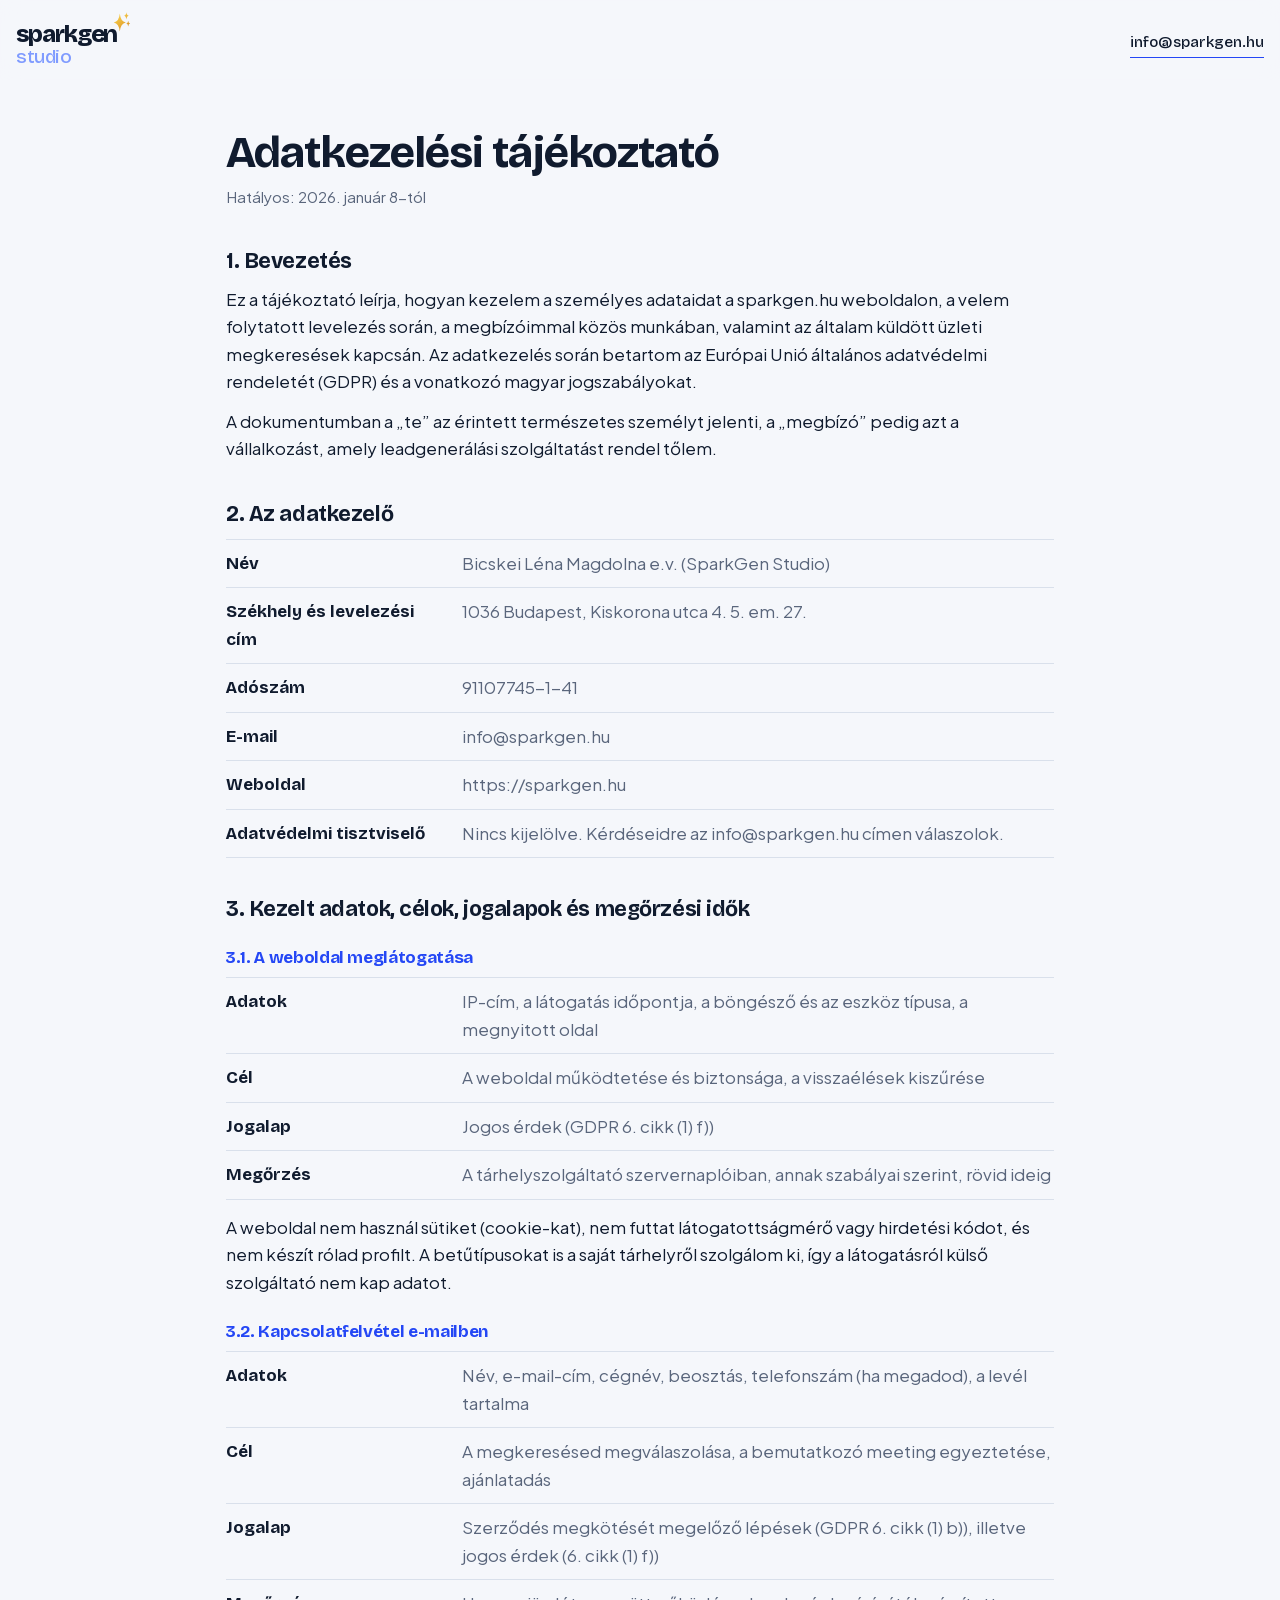
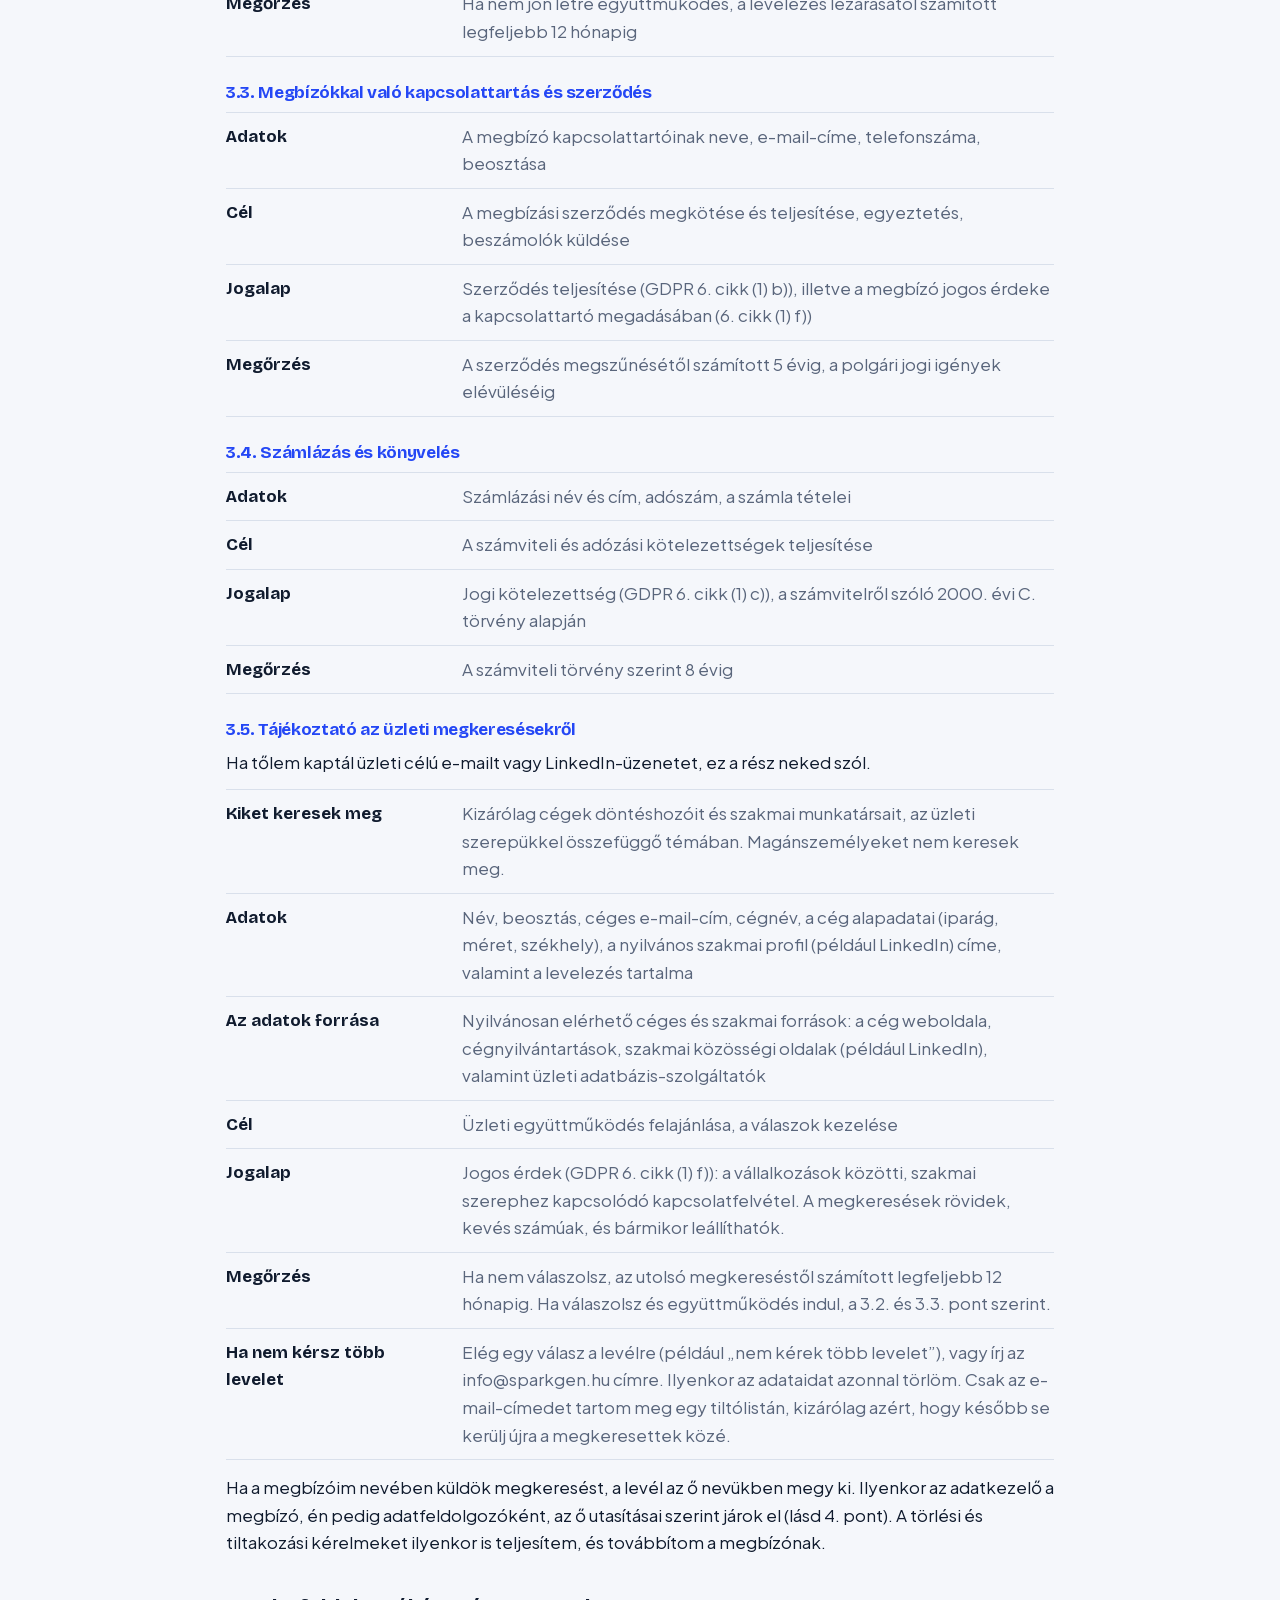
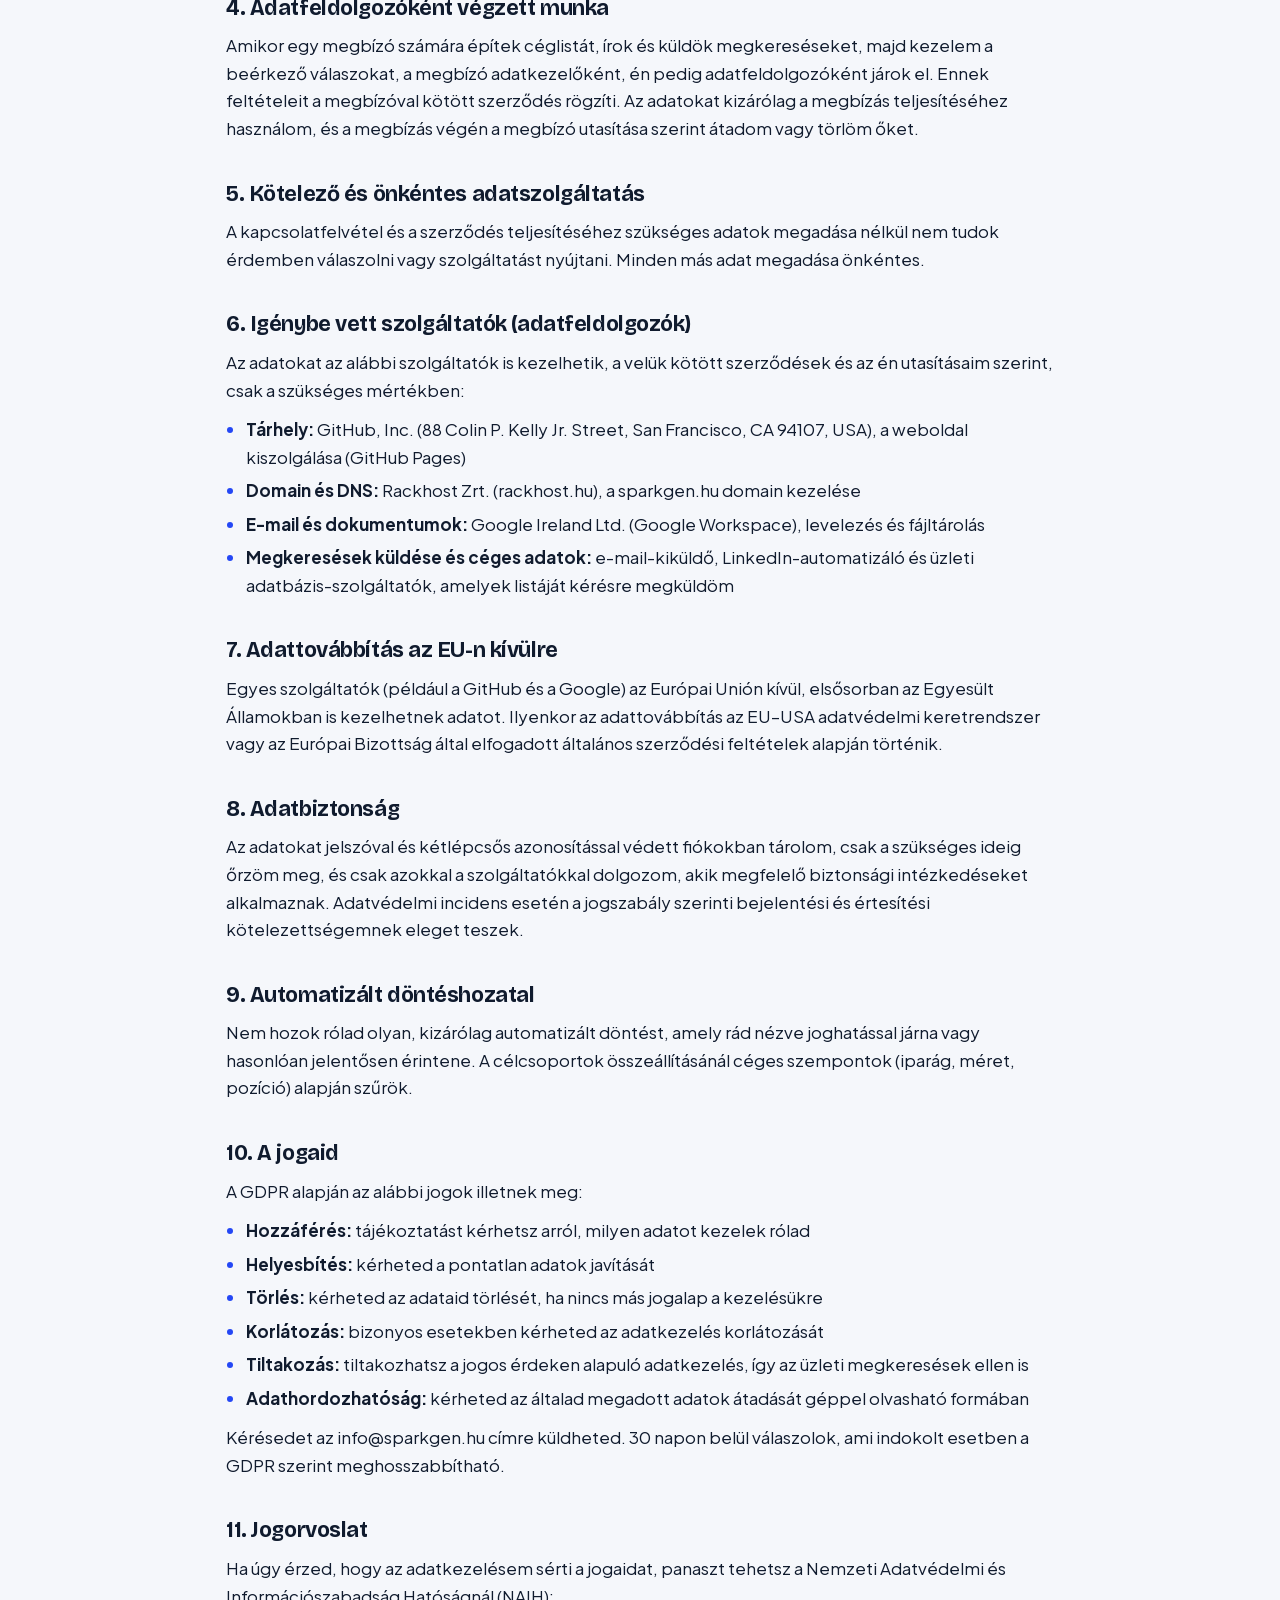
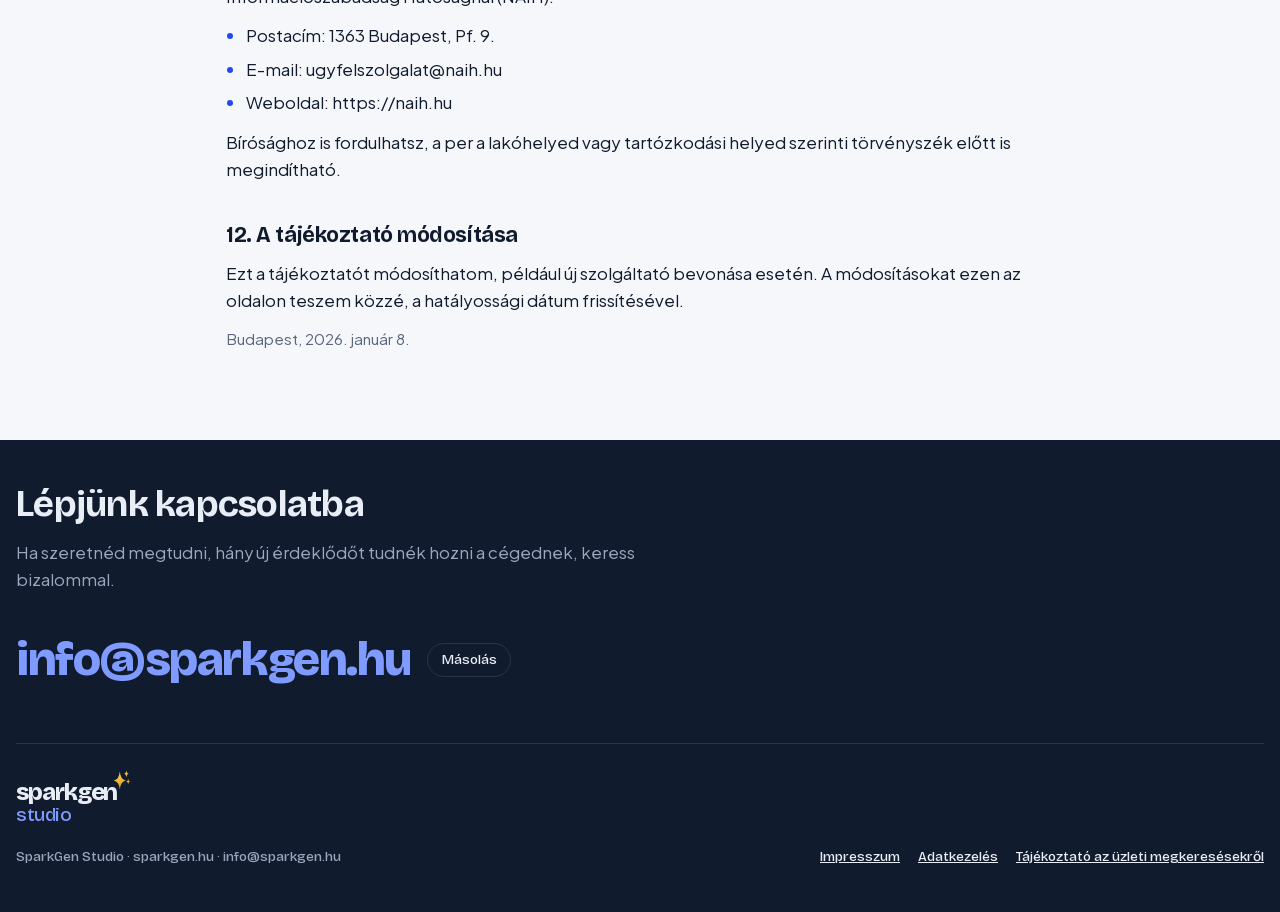
<file: docs/adatkezeles/index.html>
<!doctype html>
<html lang="hu">
<head>
<meta charset="utf-8">
<meta name="viewport" content="width=device-width, initial-scale=1, viewport-fit=cover">
<meta name="theme-color" content="#2447F5">
<link rel="icon" href="/favicon.svg" type="image/svg+xml">
<link rel="icon" href="/favicon-32.png" sizes="32x32" type="image/png">
<link rel="apple-touch-icon" href="/apple-touch-icon.png">
<link rel="canonical" href="https://sparkgen.hu/adatkezeles/">
<meta property="og:type" content="website">
<meta property="og:url" content="https://sparkgen.hu/adatkezeles/">
<meta property="og:title" content="Adatkezelési tájékoztató · SparkGen Studio">
<meta property="og:description" content="SparkGen Studio, Bicskei Léna Magdolna e.v.">
<meta property="og:image" content="https://sparkgen.hu/og-image.png">
<meta property="og:locale" content="hu_HU">
<meta name="twitter:card" content="summary_large_image">
<title>Adatkezelési tájékoztató · SparkGen Studio</title>
<meta name="description" content="SparkGen Studio: hidegemail és LinkedIn leadgenerálás alvállalkozóként. Megkeresem a döntéshozókat, az értékesítőd megkapja az érdeklődőket, vállalt számmal.">
<link rel="stylesheet" href="/fonts.css">
<style>
/* Layout: a letter. One 660px reading column of running prose; a few wider inserts (thread) break out to 1040px. No eyebrows, no card grids. */
:root{
  --paper:#F5F7FB;
  --surface:#FFFFFF;
  --ink:#101B2E;
  --muted:#5A667C;
  --line:#D9E0EB;
  --blue:#2447F5;       /* the one main colour */
  --blue-ink:#FFFFFF;
  --blue-soft:#E4EAFF;
  --blue-light:#7F9BFF;
  --mark-bg:#CAD6FF;
  --band:#101B2E; --band-fg:#E8EDF6; --band-muted:#9AA7BD; --band-line:#26344C;
  --ok:#1F9D6B;
  --t-me:#E3EAFF; --t-you:#FCE7F1; --t-shared:#EEE7FF;
  --font-display:"Bricolage Grotesque","Avenir Next",system-ui,sans-serif;
  --font-body:"Plus Jakarta Sans","Helvetica Neue",system-ui,sans-serif;
  --font-mono:"JetBrains Mono",ui-monospace,Menlo,monospace;
  --text:1.0625rem;
  --studio:#7F9BFF;     /* logo 'studio' + sparkle, same on light and dark */
}
@media (prefers-color-scheme: dark){:root:not([data-theme="light"]){
  --paper:#0B1320; --surface:#131E30; --ink:#E8EDF6; --muted:#9AA7BD; --line:#24334B;
  --blue:#5C7BFF; --blue-ink:#FFFFFF; --blue-soft:#17244A; --blue-light:#8FA8FF; --mark-bg:#2B3F8F;
  --band:#060C16; --band-fg:#E8EDF6; --band-muted:#8D9AB1; --band-line:#1C2940; --ok:#3CC48D; --t-me:#17244A; --t-you:#3A1D2E; --t-shared:#28214A; color-scheme:dark}}
:root[data-theme="dark"]{
  --paper:#0B1320; --surface:#131E30; --ink:#E8EDF6; --muted:#9AA7BD; --line:#24334B;
  --blue:#5C7BFF; --blue-ink:#FFFFFF; --blue-soft:#17244A; --blue-light:#8FA8FF; --mark-bg:#2B3F8F;
  --band:#060C16; --band-fg:#E8EDF6; --band-muted:#8D9AB1; --band-line:#1C2940; --ok:#3CC48D; --t-me:#17244A; --t-you:#3A1D2E; --t-shared:#28214A; color-scheme:dark}

*{box-sizing:border-box}
html{scroll-behavior:smooth}
@media (prefers-reduced-motion: reduce){html{scroll-behavior:auto}*{animation:none!important;transition:none!important}}
body{background:var(--paper);color:var(--ink);font-family:var(--font-body);font-size:var(--text);line-height:1.62;-webkit-font-smoothing:antialiased}
body::before{content:"";position:fixed;inset:0 0 auto;height:env(safe-area-inset-top,0px);z-index:10;background:var(--paper)}
.col,.wide{margin:0 auto;padding-left:max(16px,env(safe-area-inset-left,0px));padding-right:max(16px,env(safe-area-inset-right,0px))}
.col{max-width:1280px}
.wide{max-width:1280px}
h1,h2,h3{font-family:var(--font-display);letter-spacing:-.02em;line-height:1.1;text-wrap:balance;margin:0;font-weight:700}
p{margin:0}
.col p+p{margin-top:1em}
a{color:var(--blue)}
:focus-visible{outline:3px solid var(--blue);outline-offset:3px;border-radius:4px}
.mark{background:linear-gradient(transparent 60%,var(--mark-bg) 60%,var(--mark-bg) 92%,transparent 92%);padding:0 .06em}
.muted{color:var(--muted)}
.ui{font-family:var(--font-display);font-size:.95rem;letter-spacing:0}

/* header + wordmark with flare */
header.site{position:sticky;top:env(safe-area-inset-top,0px);z-index:20;background:color-mix(in srgb,var(--paper) 90%,transparent);backdrop-filter:blur(10px)}
.nav{display:flex;align-items:center;justify-content:space-between;gap:16px;height:80px;padding-top:8px}
.logo{position:relative;display:inline-grid;text-decoration:none;color:var(--ink);font-family:var(--font-display);line-height:1;font-size:1.5rem;white-space:nowrap}
.logo .l1{font-weight:800;letter-spacing:-.045em}
.logo .l2{font-weight:500;letter-spacing:-.025em;font-size:.8em;margin-top:.06em;color:var(--studio)}
.logo svg{position:absolute;left:4.126em;top:.309em;width:1em;height:1em;overflow:visible}
.nav-mail{font-family:var(--font-display);font-weight:500;font-size:.95rem;color:var(--ink);text-decoration:none;border-bottom:1.5px solid var(--blue);padding-bottom:2px}

/* hero */
.hero{display:grid;grid-template-columns:1.25fr .75fr;gap:clamp(32px,6vw,72px);align-items:center;padding-block:clamp(16px,3vw,36px) clamp(36px,5vw,64px)}
.hero>*{min-width:0}
.hero h1{font-size:clamp(2.4rem,5.4vw,4.1rem);font-weight:800;letter-spacing:-.035em}
.hero p{margin-top:24px}
.hero .reach{margin-top:30px;font-family:var(--font-display);font-size:1.05rem}
.hero .reach a{font-weight:700;text-decoration:none;border-bottom:2px solid var(--blue);padding-bottom:1px}
@media (max-width:900px){.hero{grid-template-columns:1fr}}

/* email thread insert */
.thread{display:grid;gap:12px;font-family:var(--font-body);font-size:.93rem;line-height:1.5}
.msg{background:var(--surface);border:1px solid var(--line);border-radius:12px;padding:14px 16px}
.msg .meta{display:flex;justify-content:space-between;gap:10px;flex-wrap:wrap;color:var(--muted);font-size:.8rem;margin-bottom:6px}
.msg .meta b{font-family:var(--font-mono);font-weight:500;font-size:.72rem}
.msg.reply{border-color:var(--blue);background:var(--blue-soft);margin-left:28px}
.msg.reply + .handoff{margin-left:28px}
.handoff{display:flex;align-items:center;gap:10px;font-size:.85rem;color:var(--muted);padding-left:4px}
.handoff i{width:8px;height:8px;border-radius:50%;background:var(--ok);flex:none}
.caption{font-size:.85rem;color:var(--muted);font-style:italic;margin-top:10px}

/* chapters */
.chapter{padding-block:clamp(28px,4vw,48px)}
.chapter h2{font-size:clamp(1.7rem,3.2vw,2.3rem);margin-bottom:16px}
.rule{border:0;border-top:1px solid var(--line);margin:0}
.col ul.plain{margin:1em 0 0;padding-left:1.1em}
.col ul.plain li+li{margin-top:.4em}
.aside{margin-top:1.6em;padding-left:18px;border-left:3px solid var(--blue);font-style:italic;color:var(--muted)}

/* comparison */
.vs{margin-top:36px;font-family:var(--font-display);font-size:.98rem;overflow-x:auto}
.vs table{width:100%;border-collapse:collapse;min-width:520px}
.vs th,.vs td{text-align:left;padding:14px 16px 14px 0;border-bottom:1px solid var(--line);vertical-align:top}
.vs thead th{font-weight:500;color:var(--muted);font-size:.85rem;border-bottom:1.5px solid var(--ink)}
.vs thead th:last-child{color:var(--blue)}
.vs tbody th{font-weight:600;width:30%}
.vs td:nth-child(2){color:var(--muted)}
.vs td:last-child{font-weight:500}

/* who does what */
.duo{display:grid;grid-template-columns:1fr 1fr;gap:0;margin-top:30px;font-family:var(--font-display);font-size:.98rem}
.duo>div{padding:4px 28px 4px 0;min-width:0}
.duo>div+div{padding:4px 0 4px 28px;border-left:1px solid var(--line)}
.duo h3{font-size:1.1rem;margin-bottom:12px}
.duo ul{list-style:none;margin:0;padding:0;display:grid;gap:10px}
.duo li{display:grid;grid-template-columns:20px 1fr;gap:8px}
.duo li svg{margin-top:3px;color:var(--blue)}
.duo div+div li svg{color:var(--muted)}
@media (max-width:640px){.duo{grid-template-columns:1fr}.duo>div,.duo>div+div{padding:0;border:0}.duo>div+div{margin-top:28px}}

/* schedule */
.sched{margin-top:30px;display:grid;grid-template-columns:1fr 1fr;gap:clamp(28px,5vw,56px);font-family:var(--font-display);font-size:.95rem}
.sched>*{min-width:0}
.sched h3{font-size:1.05rem;margin-bottom:14px}
.steps{list-style:none;margin:0;padding:0}
.steps li{display:grid;grid-template-columns:76px 1fr;gap:12px;padding:10px 0;border-top:1px solid var(--line)}
.steps .w{font-family:var(--font-mono);font-size:.74rem;color:var(--blue);padding-top:3px}
.steps span{color:var(--muted);display:block;font-size:.88rem}
.days li .w{color:var(--muted)}
.dot{display:inline-block;width:8px;height:8px;border-radius:50%;margin-right:8px;vertical-align:1px}
.d-mail{background:var(--blue)}.d-li{background:var(--blue-light);box-shadow:inset 0 0 0 1.5px var(--blue)}
@media (max-width:820px){.sched{grid-template-columns:1fr}}

/* terms strip */
.terms{display:grid;grid-template-columns:1fr 3fr 1.7fr;margin-top:30px;font-family:var(--font-display);border:1.5px solid var(--ink);border-radius:10px;overflow:hidden}
.terms>div{padding:16px 18px;min-width:0}
.terms>div+div{border-left:1.5px solid var(--ink)}
.terms b{display:block;font-size:1.15rem}
.terms span{font-size:.85rem;color:var(--muted)}
.terms .run{background:var(--blue);color:var(--blue-ink)}
.terms .run span{color:var(--blue-ink);opacity:.85}
.terms .extra{background:repeating-linear-gradient(135deg,transparent 0 8px,var(--blue-soft) 8px 16px)}
@media (max-width:640px){.terms{grid-template-columns:1fr}.terms>div+div{border-left:0;border-top:1.5px solid var(--ink)}}


/* justified running text (Hungarian hyphenation) */
.col p,.hero .txt,.faq details p{hyphens:manual;-webkit-hyphens:manual}
@media (min-width:640px){.col p,.hero .txt,.faq details p{text-align:justify}}
/* process */
.flow{list-style:none;counter-reset:f;margin:8px 0 0;padding:0}
.flow li{counter-increment:f;display:grid;grid-template-columns:44px 1fr;column-gap:14px;padding:18px 0;border-top:1px solid var(--line)}
.flow li::before{content:counter(f);grid-row:1/3;font-family:var(--font-display);font-weight:800;font-size:1.5rem;line-height:1.1;color:var(--blue)}
.flow b{font-family:var(--font-display);font-size:1.12rem}
.flow p{margin-top:4px;color:var(--muted)}
/* tasks */
.tasks{display:grid;gap:14px;margin:8px auto 0;width:fit-content;max-width:100%}
.tasks>div{padding:20px 26px;border-radius:18px;min-width:0}
.tasks h3{font-size:1.1rem;margin-bottom:10px}
.tasks ul{margin:0;padding-left:1.15em;display:grid;gap:6px}
.tasks .t-shared{background:var(--t-shared);display:flex;align-items:center;justify-content:space-between;gap:28px}
.tasks .t-me{background:var(--t-me)}
.tasks .t-you{background:var(--t-you)}
.tasks .t-shared li::marker{color:#7B5CF0}
.tasks .t-me li::marker{color:var(--blue)}
.tasks .t-you li::marker{color:#D9488F}
.art-small{width:110px;height:auto;flex:none}
/* three conditions */
.three{margin:22px 0 26px;padding:0;display:grid;gap:0;border-top:1.5px solid var(--ink)}
.three div{display:grid;grid-template-columns:150px 1fr;gap:16px;padding:14px 0;border-bottom:1px solid var(--line)}
.three dt{font-family:var(--font-display);font-weight:700;font-size:1.1rem}
.three dd{margin:0;color:var(--muted)}
@media (max-width:560px){.three div{grid-template-columns:1fr;gap:4px}}
/* statement */
.statement{margin:36px auto 0;text-align:center;font-family:var(--font-display);font-weight:700;font-size:clamp(1.6rem,3.4vw,2.5rem);line-height:1.2;letter-spacing:-.02em;max-width:22em;text-wrap:balance}
/* journey timeline */
.journey-sec{background:var(--band);color:var(--band-fg);padding-block:clamp(44px,6vw,72px)}
.journey-sec h2{font-size:clamp(1.7rem,3.2vw,2.3rem);margin-bottom:44px}
.journey{list-style:none;margin:0;padding:0;display:grid;grid-template-columns:repeat(6,1fr);position:relative}
.journey li{position:relative;padding:58px 22px 0 0;min-width:0}
.journey li::before{content:"";position:absolute;left:0;right:0;top:19px;height:2px;background:var(--band-line)}
.journey li.setup::before{background:var(--blue-light)}
.journey li.live::before{right:-40px;background:linear-gradient(90deg,var(--blue-light),transparent)}
.journey li[data-phase]::after{content:attr(data-phase);position:absolute;top:-30px;left:0;font-family:var(--font-mono);font-size:.72rem;letter-spacing:.06em;text-transform:uppercase;color:var(--band-muted)}
.journey .node{position:absolute;top:0;left:0;width:40px;height:40px;border-radius:50%;display:grid;place-items:center;font-family:var(--font-display);font-weight:800;font-size:1rem;background:var(--band);border:2px solid var(--band-line);color:var(--band-fg);z-index:1}
.journey li.setup .node{border-color:var(--blue-light);color:var(--blue-light)}
.journey li.live .node{background:var(--blue-light);border-color:var(--blue-light);color:#101B2E}
.journey b{display:block;font-family:var(--font-display);font-size:1.12rem;line-height:1.25;margin-bottom:8px}
.journey p{color:var(--band-muted);font-size:.98rem;line-height:1.55}
@media (max-width:860px){
  .journey{grid-template-columns:1fr}
  .journey li{padding:0 0 30px 62px}
  .journey li::before{left:19px;right:auto;top:0;bottom:0;width:2px;height:auto}
  .journey li.live::before{right:auto;bottom:-30px;background:linear-gradient(180deg,var(--blue-light),transparent)}
  .journey li[data-phase]::after{position:static;display:block;margin-bottom:6px}
  .journey li[data-phase] b{margin-top:0}
}
.hero .sub-lead{margin-top:18px;font-family:var(--font-display);font-weight:600;font-size:clamp(1.15rem,1.8vw,1.4rem);line-height:1.35;color:var(--ink);text-align:left;max-width:30em}
.hero .spark-line{margin:26px 0 0;font-family:var(--font-display);font-weight:500;font-size:clamp(1.05rem,1.6vw,1.25rem);line-height:1.35;color:var(--muted);text-align:left}
.spark-line b{font-weight:700;color:var(--ink);white-space:nowrap}
.spark-line svg{display:inline-block;width:1em;height:1em;margin-left:.25em;vertical-align:-.1em}
/* hero mini graphic */
.mini{position:relative;max-width:380px;margin-left:auto;padding-top:62px;font-family:var(--font-body)}
.mini-back{position:absolute;left:24px;right:24px;display:flex;justify-content:space-between;gap:10px;padding:10px 14px;border-radius:10px;border:1px solid var(--line);background:var(--surface);font-size:.8rem;color:var(--muted)}
.mini-back i{font-style:normal;font-family:var(--font-mono);font-size:.7rem}
.mini-back span{white-space:nowrap;overflow:hidden;text-overflow:ellipsis;min-width:0}
.mini-back.b2{top:0;left:44px;right:44px;opacity:.55}
.mini-back.b1{top:30px;opacity:.85}
.mini-card{position:relative;background:var(--surface);border:1px solid var(--line);border-radius:16px;padding:20px 22px;box-shadow:0 24px 48px -28px rgba(16,27,46,.35)}
.mini-top{display:flex;align-items:center;gap:8px;font-family:var(--font-display);font-weight:700;font-size:.9rem}
.dot-ok{width:8px;height:8px;border-radius:50%;background:var(--ok)}
.mini-time{margin-left:auto;font-family:var(--font-mono);font-weight:400;font-size:.72rem;color:var(--muted)}
.mini-name{margin-top:14px;font-family:var(--font-display);font-weight:700;font-size:1.15rem}
.mini-role{color:var(--muted);font-size:.85rem}
.mini-quote{margin-top:12px;padding:10px 12px;border-radius:10px;background:var(--blue-soft);font-size:.92rem;line-height:1.45}
.mini-foot{margin-top:14px;font-family:var(--font-display);font-weight:600;font-size:.88rem;color:var(--blue)}
.mini .caption{margin-top:12px}
.hero .mini p{margin-top:0}
.hero .mini .mini-name{margin-top:14px}.hero .mini .mini-role{margin-top:2px}.hero .mini .mini-quote{margin-top:12px}.hero .mini .caption{margin-top:12px}
.mini-back i{flex:none}
@media (max-width:900px){.mini{margin-left:0}}
/* signs checklist */
.signs{list-style:none;margin:6px 0 26px;padding:0;display:grid;gap:12px}
.signs li{display:grid;grid-template-columns:30px 1fr;gap:12px;align-items:center;font-family:var(--font-display);font-weight:600;font-size:clamp(1.1rem,1.8vw,1.3rem);line-height:1.3}
.signs li::before{content:"";width:22px;height:22px;border:2px solid var(--blue);border-radius:6px}
/* inbound vs outbound */
.io-wrap{margin-top:40px;overflow-x:auto}
.io{min-width:620px;font-family:var(--font-body)}
.io-row{display:grid;grid-template-columns:.8fr 1fr 1fr;border-bottom:1px solid var(--line)}
.io-row>span{padding:16px 18px}
.io-row>span:nth-child(3){background:var(--blue-soft);font-weight:600}
.io-head>span{font-family:var(--font-display);font-weight:700;font-size:1.1rem;padding-block:20px 16px}
.io-head>span:nth-child(2){color:var(--muted)}
.io-head>span:nth-child(3){border-radius:14px 14px 0 0;color:var(--blue)}
.io-row:last-child>span:nth-child(3){border-radius:0 0 14px 14px}
.io-row:last-child{border-bottom:0}
.io-head small{display:block;font-family:var(--font-body);font-weight:400;font-size:.85rem;color:var(--muted);margin-top:2px}
.io .q{font-family:var(--font-display);font-weight:600}
.io-row>span:nth-child(2){color:var(--muted)}
/* pillars */
.pillars{display:grid;grid-template-columns:repeat(3,1fr);gap:16px;margin-top:30px}
.pill{background:var(--blue-soft);border-radius:22px;padding:28px 26px 24px;display:flex;flex-direction:column;gap:12px;min-width:0}
.pill h3{font-size:1.45rem}
.pill-sub{color:var(--blue);font-weight:600;margin-top:-6px}
.pill ul{list-style:none;margin:4px 0 0;padding:0;display:grid;gap:9px;font-size:.97rem}
.pill li{position:relative;padding-left:20px}
.pill li::before{content:"";position:absolute;left:2px;top:.62em;width:7px;height:7px;border-radius:50%;background:var(--blue)}
.slip{margin-top:auto;padding-top:16px;border-top:1px dashed color-mix(in srgb,var(--blue) 40%,transparent)}
.slip span{display:block;font-family:var(--font-mono);font-weight:700;font-size:.72rem;letter-spacing:.08em;text-transform:uppercase;color:#C2410C;margin-bottom:6px}
.slip p{font-size:.92rem;color:var(--muted);line-height:1.5}
@media (max-width:900px){.pillars{grid-template-columns:1fr}}
.journey-sec{overflow:hidden}
/* section divider: hairline with a gold spark */
.divider{max-width:1280px;margin:0 auto;padding-left:max(16px,env(safe-area-inset-left,0px));padding-right:max(16px,env(safe-area-inset-right,0px));display:flex;align-items:center;gap:14px}
.divider::before,.divider::after{content:"";height:1px;background:var(--line);flex:1}
.divider svg{width:18px;height:18px;flex:none}
/* joined sections: "Mi szükséges" continues "Miért dolgozz velem?" */
.chapter.joined-top{padding-bottom:0}
.chapter.joined{padding-top:28px}
.chapter.joined h2{font-size:clamp(1.25rem,2.2vw,1.55rem);color:var(--blue);margin-bottom:12px}
/* contact inside the dark footer */
footer{padding-block:clamp(56px,8vw,88px) 40px}
.foot-contact{padding-bottom:44px;margin-bottom:36px;border-bottom:1px solid var(--band-line)}
.foot-contact h2{color:var(--band-fg);font-size:clamp(1.7rem,3.2vw,2.3rem);margin-bottom:14px}
.foot-contact p{color:var(--band-muted);font-family:var(--font-body);font-size:1.05rem;max-width:40em}
.foot-contact .mailbig span,.foot-contact .mailbig a#mail{color:var(--blue-light);text-decoration:none}
.foot-contact .copy{background:transparent;color:var(--band-fg);border-color:var(--band-line)}
.foot-contact .copy:hover{border-color:var(--band-fg)}
/* extra services bubbles */
.extras{display:grid;grid-template-columns:1fr 1fr;gap:18px;margin-top:8px}
.xcard{border-radius:24px;padding:clamp(24px,3vw,36px);display:flex;flex-direction:column;gap:14px;min-width:0}
.xcard h3{font-size:clamp(1.3rem,2vw,1.6rem);line-height:1.2}
.xcard p{margin:0;text-align:left!important}
.xcard ul{margin:0;padding-left:1.15em;display:grid;gap:7px}
.x-blue{background:#7F9BFF;color:#101B2E}
.x-blue ul li::marker{color:#101B2E}
.x-blue .x-why{background:rgba(255,255,255,.35);border-radius:14px;padding:14px 16px}
.x-white{background:var(--surface);border:2px solid var(--blue)}
.x-why-soft{background:var(--blue-soft);border-radius:14px;padding:14px 16px}
.x-white li::marker{color:var(--blue)}
.x-cta{margin-top:auto!important;font-family:var(--font-display);font-weight:600}
.x-blue .x-cta a{color:#101B2E}
.x-white .x-cta a{color:var(--blue)}
@media (max-width:860px){.extras{grid-template-columns:1fr}}
.x-both{text-align:center!important;margin:26px 0 0;font-family:var(--font-display);font-weight:600;font-size:1.1rem}
.x-btn-row{display:flex;justify-content:center;margin-top:16px}
.x-btn{display:inline-flex;align-items:center;gap:8px;padding:16px 30px;border-radius:999px;background:var(--blue);color:#fff;text-decoration:none;font-family:var(--font-display);font-weight:700;font-size:1.05rem;transition:transform .15s ease,box-shadow .15s ease}
.x-btn:hover{transform:translateY(-1px);box-shadow:0 10px 24px -12px var(--blue)}
/* illustrations */
.art-grid{display:grid;grid-template-columns:1fr 260px;gap:clamp(24px,4vw,56px);align-items:center}
.art-grid>*{min-width:0}
.art{width:100%;max-width:260px;height:auto;justify-self:end}
@media (max-width:760px){.art-grid{grid-template-columns:1fr}.art{max-width:180px;justify-self:start;order:-1}.art-small{width:80px}}
#feladatok h2{text-align:center}
/* about */
.about{display:grid;grid-template-columns:200px 1fr;gap:clamp(24px,5vw,44px);align-items:start}
.about>*{min-width:0}
.photo{aspect-ratio:4/5;max-width:100%;border-radius:12px;border:1.5px dashed var(--line);display:grid;place-items:center;text-align:center;color:var(--muted);font-family:var(--font-display);font-size:.85rem;padding:12px}
.todo{background:var(--blue-soft);border-radius:4px;padding:0 5px;font-style:normal;font-family:var(--font-display);font-size:.9em}
.sig{margin-top:1.4em;font-style:italic}
@media (max-width:640px){.about{grid-template-columns:1fr}.photo{max-width:180px}}

/* faq */
.faq{margin-top:8px;font-family:var(--font-display)}
.faq details{border-bottom:1px solid var(--line)}
.faq summary{cursor:pointer;list-style:none;padding:18px 36px 18px 0;font-weight:600;font-size:1.05rem;position:relative}
.faq summary::-webkit-details-marker{display:none}
.faq summary::after{content:"+";position:absolute;right:4px;top:14px;font-size:1.4rem;font-weight:400;color:var(--muted);transition:transform .2s}
.faq details[open] summary::after{transform:rotate(45deg)}
.faq details p{padding:0 0 20px;color:var(--muted);font-family:var(--font-body);font-size:1.08rem}

/* contact */
.contact{padding-block:clamp(56px,8vw,100px)}
.contact h2{font-size:clamp(1.7rem,3.2vw,2.3rem);margin-bottom:22px}
.mailbig{display:flex;align-items:center;gap:16px;flex-wrap:wrap;margin-top:28px}
.mailbig span,.mailbig a#mail{text-decoration:none;font-family:var(--font-display);font-weight:800;font-size:clamp(1.8rem,5vw,3rem);letter-spacing:-.03em;color:var(--blue);word-break:break-all}
.copy{font:500 .85rem/1 var(--font-display);padding:.65em 1em;border-radius:999px;border:1px solid var(--line);background:var(--surface);color:var(--ink);cursor:pointer}
.copy:hover{border-color:var(--ink)}
.li-link{display:inline-block;margin-top:14px;font-family:var(--font-display)}
.flag{margin-top:18px;font-family:var(--font-display);font-size:.8rem;color:var(--muted)}

footer{background:var(--band);padding-block:44px;font-family:var(--font-display);font-size:.85rem;color:var(--band-muted)}
footer .logo{color:var(--band-fg);margin-bottom:22px}

footer .row{display:flex;justify-content:space-between;gap:20px;flex-wrap:wrap}
footer ul{list-style:none;margin:0;padding:0;display:flex;gap:18px;flex-wrap:wrap}
footer a{color:var(--band-fg)}
footer .small{margin-top:20px;max-width:70ch;font-size:.8rem}
html,body{margin:0}
img{max-width:100%}
.legal{max-width:860px;padding-block:clamp(24px,4vw,48px) clamp(48px,6vw,80px)}
.legal h1{font-size:clamp(2rem,4vw,2.8rem);margin-bottom:8px}
.legal h2{font-size:1.35rem;margin:40px 0 12px}
.legal h3{font-size:1.08rem;margin:26px 0 10px;color:var(--blue)}
.legal p{margin:0 0 12px}
.legal .meta-line{color:var(--muted);font-size:.95rem}
.legal ul{margin:0 0 12px;padding-left:1.2em;display:grid;gap:6px}
.legal li::marker{color:var(--blue)}
.facts{margin:0 0 14px;border-top:1px solid var(--line)}
.facts div{display:grid;grid-template-columns:220px 1fr;gap:16px;padding:10px 0;border-bottom:1px solid var(--line)}
.facts dt{font-family:var(--font-display);font-weight:600}
.facts dd{margin:0;color:var(--muted)}
@media (max-width:640px){.facts div{grid-template-columns:1fr;gap:2px}}
.legal a{color:var(--blue)}
</style>
</head>
<body>
<svg width="0" height="0" style="position:absolute" aria-hidden="true">
  <linearGradient id="sg-grad" x1="0" y1="-60" x2="50" y2="10" gradientUnits="userSpaceOnUse"><stop offset="0" stop-color="#FBDF5A"/><stop offset=".55" stop-color="#E9AE35"/><stop offset="1" stop-color="#C97A22"/></linearGradient>
  <linearGradient id="sg-gold1" x1="0" y1="0" x2="1" y2="1"><stop offset="0" stop-color="#FBDF5A"/><stop offset=".55" stop-color="#E9AE35"/><stop offset="1" stop-color="#C97A22"/></linearGradient>
  <symbol id="star1" viewBox="-12 -12 24 24" overflow="visible"><path d="M0,-11 Q1.4,-1.4 7.5,0 Q1.4,1.4 0,11 Q-1.4,1.4 -7.5,0 Q-1.4,-1.4 0,-11Z" fill="url(#sg-gold1)"/></symbol>
  <symbol id="sparkle" viewBox="0 0 80 80" overflow="visible"><path d="M16,-52 Q18.80,-24.80 36,-22 Q18.80,-19.20 16,8 Q13.20,-19.20 -4,-22 Q13.20,-24.80 16,-52ZM38,-56 Q39.19,-45.19 46.5,-44 Q39.19,-42.81 38,-32 Q36.81,-42.81 29.5,-44 Q36.81,-45.19 38,-56ZM44,-27.5 Q44.91,-18.91 50.5,-18 Q44.91,-17.09 44,-8.5 Q43.09,-17.09 37.5,-18 Q43.09,-18.91 44,-27.5Z" fill="url(#sg-grad)"/></symbol>
  <symbol id="check" viewBox="0 0 20 20"><path d="M4.5 10.5l3.6 3.6L15.5 6.5" fill="none" stroke="currentColor" stroke-width="2" stroke-linecap="round" stroke-linejoin="round"/></symbol>
</svg>

<header class="site">
  <div class="wide nav">
    <a class="logo" href="/" aria-label="SparkGen Studio"><span class="l1">sparkgen</span><span class="l2">studio</span><svg viewBox="0 0 80 80" aria-hidden="true"><use href="#sparkle"/></svg></a>
    <a class="nav-mail" href="mailto:info@sparkgen.hu">info@sparkgen.hu</a>
  </div>
</header>

<main id="top" lang="hu">
  <div class="wide legal">
      <h1>Adatkezelési tájékoztató</h1>
      <p class="meta-line">Hatályos: 2026. január 8-tól</p>

      <h2>1. Bevezetés</h2>
      <p>Ez a tájékoztató leírja, hogyan kezelem a személyes adataidat a sparkgen.hu weboldalon, a velem folytatott levelezés során, a megbízóimmal közös munkában, valamint az általam küldött üzleti megkeresések kapcsán. Az adatkezelés során betartom az Európai Unió általános adatvédelmi rendeletét (GDPR) és a vonatkozó magyar jogszabályokat.</p>
      <p>A dokumentumban a „te” az érintett természetes személyt jelenti, a „megbízó” pedig azt a vállalkozást, amely leadgenerálási szolgáltatást rendel tőlem.</p>

      <h2>2. Az adatkezelő</h2>
      <dl class="facts">
        <div><dt>Név</dt><dd>Bicskei Léna Magdolna e.v. (SparkGen Studio)</dd></div>
        <div><dt>Székhely és levelezési cím</dt><dd>1036 Budapest, Kiskorona utca 4. 5. em. 27.</dd></div>
        <div><dt>Adószám</dt><dd>91107745-1-41</dd></div>
        <div><dt>E-mail</dt><dd>info@sparkgen.hu</dd></div>
        <div><dt>Weboldal</dt><dd>https://sparkgen.hu</dd></div>
        <div><dt>Adatvédelmi tisztviselő</dt><dd>Nincs kijelölve. Kérdéseidre az info@sparkgen.hu címen válaszolok.</dd></div>
      </dl>

      <h2>3. Kezelt adatok, célok, jogalapok és megőrzési idők</h2>

      <h3>3.1. A weboldal meglátogatása</h3>
      <dl class="facts">
        <div><dt>Adatok</dt><dd>IP-cím, a látogatás időpontja, a böngésző és az eszköz típusa, a megnyitott oldal</dd></div>
        <div><dt>Cél</dt><dd>A weboldal működtetése és biztonsága, a visszaélések kiszűrése</dd></div>
        <div><dt>Jogalap</dt><dd>Jogos érdek (GDPR 6. cikk (1) f))</dd></div>
        <div><dt>Megőrzés</dt><dd>A tárhelyszolgáltató szervernaplóiban, annak szabályai szerint, rövid ideig</dd></div>
      </dl>
      <p>A weboldal nem használ sütiket (cookie-kat), nem futtat látogatottságmérő vagy hirdetési kódot, és nem készít rólad profilt. A betűtípusokat is a saját tárhelyről szolgálom ki, így a látogatásról külső szolgáltató nem kap adatot.</p>

      <h3>3.2. Kapcsolatfelvétel e-mailben</h3>
      <dl class="facts">
        <div><dt>Adatok</dt><dd>Név, e-mail-cím, cégnév, beosztás, telefonszám (ha megadod), a levél tartalma</dd></div>
        <div><dt>Cél</dt><dd>A megkeresésed megválaszolása, a bemutatkozó meeting egyeztetése, ajánlatadás</dd></div>
        <div><dt>Jogalap</dt><dd>Szerződés megkötését megelőző lépések (GDPR 6. cikk (1) b)), illetve jogos érdek (6. cikk (1) f))</dd></div>
        <div><dt>Megőrzés</dt><dd>Ha nem jön létre együttműködés, a levelezés lezárásától számított legfeljebb 12 hónapig</dd></div>
      </dl>

      <h3>3.3. Megbízókkal való kapcsolattartás és szerződés</h3>
      <dl class="facts">
        <div><dt>Adatok</dt><dd>A megbízó kapcsolattartóinak neve, e-mail-címe, telefonszáma, beosztása</dd></div>
        <div><dt>Cél</dt><dd>A megbízási szerződés megkötése és teljesítése, egyeztetés, beszámolók küldése</dd></div>
        <div><dt>Jogalap</dt><dd>Szerződés teljesítése (GDPR 6. cikk (1) b)), illetve a megbízó jogos érdeke a kapcsolattartó megadásában (6. cikk (1) f))</dd></div>
        <div><dt>Megőrzés</dt><dd>A szerződés megszűnésétől számított 5 évig, a polgári jogi igények elévüléséig</dd></div>
      </dl>

      <h3>3.4. Számlázás és könyvelés</h3>
      <dl class="facts">
        <div><dt>Adatok</dt><dd>Számlázási név és cím, adószám, a számla tételei</dd></div>
        <div><dt>Cél</dt><dd>A számviteli és adózási kötelezettségek teljesítése</dd></div>
        <div><dt>Jogalap</dt><dd>Jogi kötelezettség (GDPR 6. cikk (1) c)), a számvitelről szóló 2000. évi C. törvény alapján</dd></div>
        <div><dt>Megőrzés</dt><dd>A számviteli törvény szerint 8 évig</dd></div>
      </dl>

      <h3 id="megkeresesek">3.5. Tájékoztató az üzleti megkeresésekről</h3>
      <p>Ha tőlem kaptál üzleti célú e-mailt vagy LinkedIn-üzenetet, ez a rész neked szól.</p>
      <dl class="facts">
        <div><dt>Kiket keresek meg</dt><dd>Kizárólag cégek döntéshozóit és szakmai munkatársait, az üzleti szerepükkel összefüggő témában. Magánszemélyeket nem keresek meg.</dd></div>
        <div><dt>Adatok</dt><dd>Név, beosztás, céges e-mail-cím, cégnév, a cég alapadatai (iparág, méret, székhely), a nyilvános szakmai profil (például LinkedIn) címe, valamint a levelezés tartalma</dd></div>
        <div><dt>Az adatok forrása</dt><dd>Nyilvánosan elérhető céges és szakmai források: a cég weboldala, cégnyilvántartások, szakmai közösségi oldalak (például LinkedIn), valamint üzleti adatbázis-szolgáltatók</dd></div>
        <div><dt>Cél</dt><dd>Üzleti együttműködés felajánlása, a válaszok kezelése</dd></div>
        <div><dt>Jogalap</dt><dd>Jogos érdek (GDPR 6. cikk (1) f)): a vállalkozások közötti, szakmai szerephez kapcsolódó kapcsolatfelvétel. A megkeresések rövidek, kevés számúak, és bármikor leállíthatók.</dd></div>
        <div><dt>Megőrzés</dt><dd>Ha nem válaszolsz, az utolsó megkereséstől számított legfeljebb 12 hónapig. Ha válaszolsz és együttműködés indul, a 3.2. és 3.3. pont szerint.</dd></div>
        <div><dt>Ha nem kérsz több levelet</dt><dd>Elég egy válasz a levélre (például „nem kérek több levelet”), vagy írj az info@sparkgen.hu címre. Ilyenkor az adataidat azonnal törlöm. Csak az e-mail-címedet tartom meg egy tiltólistán, kizárólag azért, hogy később se kerülj újra a megkeresettek közé.</dd></div>
      </dl>
      <p>Ha a megbízóim nevében küldök megkeresést, a levél az ő nevükben megy ki. Ilyenkor az adatkezelő a megbízó, én pedig adatfeldolgozóként, az ő utasításai szerint járok el (lásd 4. pont). A törlési és tiltakozási kérelmeket ilyenkor is teljesítem, és továbbítom a megbízónak.</p>

      <h2>4. Adatfeldolgozóként végzett munka</h2>
      <p>Amikor egy megbízó számára építek céglistát, írok és küldök megkereséseket, majd kezelem a beérkező válaszokat, a megbízó adatkezelőként, én pedig adatfeldolgozóként járok el. Ennek feltételeit a megbízóval kötött szerződés rögzíti. Az adatokat kizárólag a megbízás teljesítéséhez használom, és a megbízás végén a megbízó utasítása szerint átadom vagy törlöm őket.</p>

      <h2>5. Kötelező és önkéntes adatszolgáltatás</h2>
      <p>A kapcsolatfelvétel és a szerződés teljesítéséhez szükséges adatok megadása nélkül nem tudok érdemben válaszolni vagy szolgáltatást nyújtani. Minden más adat megadása önkéntes.</p>

      <h2>6. Igénybe vett szolgáltatók (adatfeldolgozók)</h2>
      <p>Az adatokat az alábbi szolgáltatók is kezelhetik, a velük kötött szerződések és az én utasításaim szerint, csak a szükséges mértékben:</p>
      <ul>
        <li><b>Tárhely:</b> GitHub, Inc. (88 Colin P. Kelly Jr. Street, San Francisco, CA 94107, USA), a weboldal kiszolgálása (GitHub Pages)</li>
        <li><b>Domain és DNS:</b> Rackhost Zrt. (rackhost.hu), a sparkgen.hu domain kezelése</li>
        <li><b>E-mail és dokumentumok:</b> Google Ireland Ltd. (Google Workspace), levelezés és fájltárolás</li>
        <li><b>Megkeresések küldése és céges adatok:</b> e-mail-kiküldő, LinkedIn-automatizáló és üzleti adatbázis-szolgáltatók, amelyek listáját kérésre megküldöm</li>
      </ul>

      <h2>7. Adattovábbítás az EU-n kívülre</h2>
      <p>Egyes szolgáltatók (például a GitHub és a Google) az Európai Unión kívül, elsősorban az Egyesült Államokban is kezelhetnek adatot. Ilyenkor az adattovábbítás az EU–USA adatvédelmi keretrendszer vagy az Európai Bizottság által elfogadott általános szerződési feltételek alapján történik.</p>

      <h2>8. Adatbiztonság</h2>
      <p>Az adatokat jelszóval és kétlépcsős azonosítással védett fiókokban tárolom, csak a szükséges ideig őrzöm meg, és csak azokkal a szolgáltatókkal dolgozom, akik megfelelő biztonsági intézkedéseket alkalmaznak. Adatvédelmi incidens esetén a jogszabály szerinti bejelentési és értesítési kötelezettségemnek eleget teszek.</p>

      <h2>9. Automatizált döntéshozatal</h2>
      <p>Nem hozok rólad olyan, kizárólag automatizált döntést, amely rád nézve joghatással járna vagy hasonlóan jelentősen érintene. A célcsoportok összeállításánál céges szempontok (iparág, méret, pozíció) alapján szűrök.</p>

      <h2>10. A jogaid</h2>
      <p>A GDPR alapján az alábbi jogok illetnek meg:</p>
      <ul>
        <li><b>Hozzáférés:</b> tájékoztatást kérhetsz arról, milyen adatot kezelek rólad</li>
        <li><b>Helyesbítés:</b> kérheted a pontatlan adatok javítását</li>
        <li><b>Törlés:</b> kérheted az adataid törlését, ha nincs más jogalap a kezelésükre</li>
        <li><b>Korlátozás:</b> bizonyos esetekben kérheted az adatkezelés korlátozását</li>
        <li><b>Tiltakozás:</b> tiltakozhatsz a jogos érdeken alapuló adatkezelés, így az üzleti megkeresések ellen is</li>
        <li><b>Adathordozhatóság:</b> kérheted az általad megadott adatok átadását géppel olvasható formában</li>
      </ul>
      <p>Kérésedet az info@sparkgen.hu címre küldheted. 30 napon belül válaszolok, ami indokolt esetben a GDPR szerint meghosszabbítható.</p>

      <h2>11. Jogorvoslat</h2>
      <p>Ha úgy érzed, hogy az adatkezelésem sérti a jogaidat, panaszt tehetsz a Nemzeti Adatvédelmi és Információszabadság Hatóságnál (NAIH):</p>
      <ul>
        <li>Postacím: 1363 Budapest, Pf. 9.</li>
        <li>E-mail: ugyfelszolgalat@naih.hu</li>
        <li>Weboldal: https://naih.hu</li>
      </ul>
      <p>Bírósághoz is fordulhatsz, a per a lakóhelyed vagy tartózkodási helyed szerinti törvényszék előtt is megindítható.</p>

      <h2>12. A tájékoztató módosítása</h2>
      <p>Ezt a tájékoztatót módosíthatom, például új szolgáltató bevonása esetén. A módosításokat ezen az oldalon teszem közzé, a hatályossági dátum frissítésével.</p>

      <p class="meta-line">Budapest, 2026. január 8.</p>
  </div>
</main>

<footer>
  <div class="wide">
    <div class="foot-contact" id="irj">
      <h2>Lépjünk kapcsolatba</h2>
      <p>Ha szeretnéd megtudni, hány új érdeklődőt tudnék hozni a cégednek, keress bizalommal.</p>
      <div class="mailbig"><a id="mail" href="mailto:info@sparkgen.hu">info@sparkgen.hu</a><button class="copy" type="button" data-copy="mail">Másolás</button></div>
    </div>
    <a class="logo" href="/" aria-label="SparkGen Studio"><span class="l1">sparkgen</span><span class="l2">studio</span><svg viewBox="0 0 80 80" aria-hidden="true"><use href="#sparkle"/></svg></a>
    <div class="row">
      <span>SparkGen Studio · sparkgen.hu · info@sparkgen.hu</span>
      <ul><li><a href="/impresszum">Impresszum</a></li><li><a href="/adatkezeles">Adatkezelés</a></li><li><a href="/adatkezeles#megkeresesek">Tájékoztató az üzleti megkeresésekről</a></li></ul>
    </div>
  </div>
</footer>

<script>
(function(){
  document.querySelectorAll('.copy').forEach(function(btn){
    btn.addEventListener('click',function(){
      var el=document.getElementById(btn.dataset.copy);
      function ok(){btn.textContent='Kimásolva';setTimeout(function(){btn.textContent='Másolás'},1600)}
      function sel(){var s=getSelection(),rg=document.createRange();rg.selectNodeContents(el);s.removeAllRanges();s.addRange(rg);btn.textContent='Kijelölve'}
      try{navigator.clipboard.writeText(el.textContent).then(ok,sel)}catch(e){sel()}
    });
  });
})();
</script>
</body>
</html>
</file>
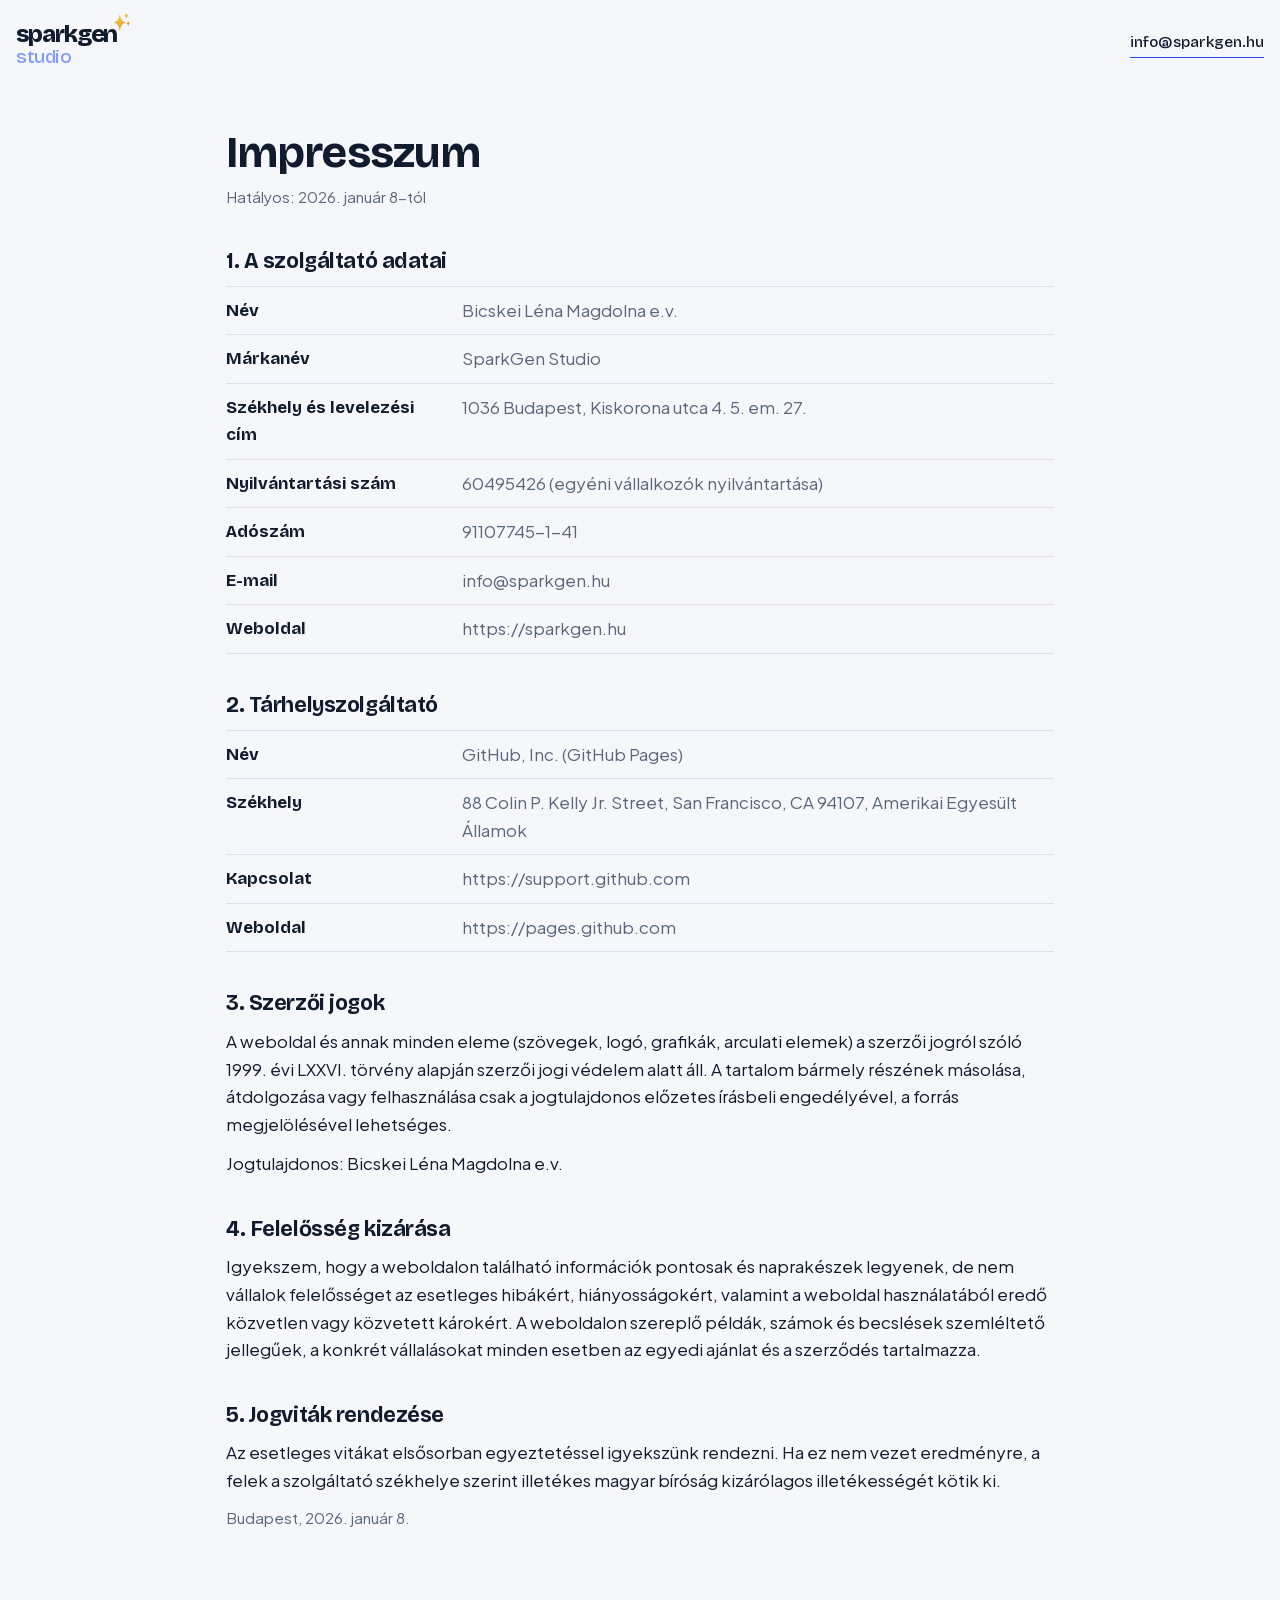
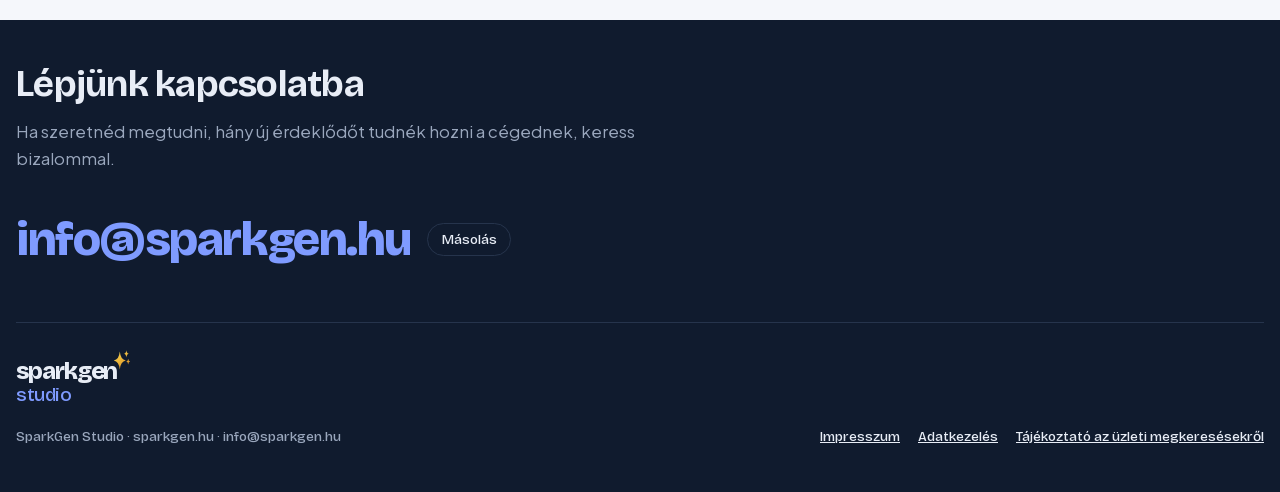
<file: docs/impresszum/index.html>
<!doctype html>
<html lang="hu">
<head>
<meta charset="utf-8">
<meta name="viewport" content="width=device-width, initial-scale=1, viewport-fit=cover">
<meta name="theme-color" content="#2447F5">
<link rel="icon" href="/favicon.svg" type="image/svg+xml">
<link rel="icon" href="/favicon-32.png" sizes="32x32" type="image/png">
<link rel="apple-touch-icon" href="/apple-touch-icon.png">
<link rel="canonical" href="https://sparkgen.hu/impresszum/">
<meta property="og:type" content="website">
<meta property="og:url" content="https://sparkgen.hu/impresszum/">
<meta property="og:title" content="Impresszum · SparkGen Studio">
<meta property="og:description" content="SparkGen Studio, Bicskei Léna Magdolna e.v.">
<meta property="og:image" content="https://sparkgen.hu/og-image.png">
<meta property="og:locale" content="hu_HU">
<meta name="twitter:card" content="summary_large_image">
<title>Impresszum · SparkGen Studio</title>
<meta name="description" content="SparkGen Studio: hidegemail és LinkedIn leadgenerálás alvállalkozóként. Megkeresem a döntéshozókat, az értékesítőd megkapja az érdeklődőket, vállalt számmal.">
<link rel="stylesheet" href="/fonts.css">
<style>
/* Layout: a letter. One 660px reading column of running prose; a few wider inserts (thread) break out to 1040px. No eyebrows, no card grids. */
:root{
  --paper:#F5F7FB;
  --surface:#FFFFFF;
  --ink:#101B2E;
  --muted:#5A667C;
  --line:#D9E0EB;
  --blue:#2447F5;       /* the one main colour */
  --blue-ink:#FFFFFF;
  --blue-soft:#E4EAFF;
  --blue-light:#7F9BFF;
  --mark-bg:#CAD6FF;
  --band:#101B2E; --band-fg:#E8EDF6; --band-muted:#9AA7BD; --band-line:#26344C;
  --ok:#1F9D6B;
  --t-me:#E3EAFF; --t-you:#FCE7F1; --t-shared:#EEE7FF;
  --font-display:"Bricolage Grotesque","Avenir Next",system-ui,sans-serif;
  --font-body:"Plus Jakarta Sans","Helvetica Neue",system-ui,sans-serif;
  --font-mono:"JetBrains Mono",ui-monospace,Menlo,monospace;
  --text:1.0625rem;
  --studio:#7F9BFF;     /* logo 'studio' + sparkle, same on light and dark */
}
@media (prefers-color-scheme: dark){:root:not([data-theme="light"]){
  --paper:#0B1320; --surface:#131E30; --ink:#E8EDF6; --muted:#9AA7BD; --line:#24334B;
  --blue:#5C7BFF; --blue-ink:#FFFFFF; --blue-soft:#17244A; --blue-light:#8FA8FF; --mark-bg:#2B3F8F;
  --band:#060C16; --band-fg:#E8EDF6; --band-muted:#8D9AB1; --band-line:#1C2940; --ok:#3CC48D; --t-me:#17244A; --t-you:#3A1D2E; --t-shared:#28214A; color-scheme:dark}}
:root[data-theme="dark"]{
  --paper:#0B1320; --surface:#131E30; --ink:#E8EDF6; --muted:#9AA7BD; --line:#24334B;
  --blue:#5C7BFF; --blue-ink:#FFFFFF; --blue-soft:#17244A; --blue-light:#8FA8FF; --mark-bg:#2B3F8F;
  --band:#060C16; --band-fg:#E8EDF6; --band-muted:#8D9AB1; --band-line:#1C2940; --ok:#3CC48D; --t-me:#17244A; --t-you:#3A1D2E; --t-shared:#28214A; color-scheme:dark}

*{box-sizing:border-box}
html{scroll-behavior:smooth}
@media (prefers-reduced-motion: reduce){html{scroll-behavior:auto}*{animation:none!important;transition:none!important}}
body{background:var(--paper);color:var(--ink);font-family:var(--font-body);font-size:var(--text);line-height:1.62;-webkit-font-smoothing:antialiased}
body::before{content:"";position:fixed;inset:0 0 auto;height:env(safe-area-inset-top,0px);z-index:10;background:var(--paper)}
.col,.wide{margin:0 auto;padding-left:max(16px,env(safe-area-inset-left,0px));padding-right:max(16px,env(safe-area-inset-right,0px))}
.col{max-width:1280px}
.wide{max-width:1280px}
h1,h2,h3{font-family:var(--font-display);letter-spacing:-.02em;line-height:1.1;text-wrap:balance;margin:0;font-weight:700}
p{margin:0}
.col p+p{margin-top:1em}
a{color:var(--blue)}
:focus-visible{outline:3px solid var(--blue);outline-offset:3px;border-radius:4px}
.mark{background:linear-gradient(transparent 60%,var(--mark-bg) 60%,var(--mark-bg) 92%,transparent 92%);padding:0 .06em}
.muted{color:var(--muted)}
.ui{font-family:var(--font-display);font-size:.95rem;letter-spacing:0}

/* header + wordmark with flare */
header.site{position:sticky;top:env(safe-area-inset-top,0px);z-index:20;background:color-mix(in srgb,var(--paper) 90%,transparent);backdrop-filter:blur(10px)}
.nav{display:flex;align-items:center;justify-content:space-between;gap:16px;height:80px;padding-top:8px}
.logo{position:relative;display:inline-grid;text-decoration:none;color:var(--ink);font-family:var(--font-display);line-height:1;font-size:1.5rem;white-space:nowrap}
.logo .l1{font-weight:800;letter-spacing:-.045em}
.logo .l2{font-weight:500;letter-spacing:-.025em;font-size:.8em;margin-top:.06em;color:var(--studio)}
.logo svg{position:absolute;left:4.126em;top:.309em;width:1em;height:1em;overflow:visible}
.nav-mail{font-family:var(--font-display);font-weight:500;font-size:.95rem;color:var(--ink);text-decoration:none;border-bottom:1.5px solid var(--blue);padding-bottom:2px}

/* hero */
.hero{display:grid;grid-template-columns:1.25fr .75fr;gap:clamp(32px,6vw,72px);align-items:center;padding-block:clamp(16px,3vw,36px) clamp(36px,5vw,64px)}
.hero>*{min-width:0}
.hero h1{font-size:clamp(2.4rem,5.4vw,4.1rem);font-weight:800;letter-spacing:-.035em}
.hero p{margin-top:24px}
.hero .reach{margin-top:30px;font-family:var(--font-display);font-size:1.05rem}
.hero .reach a{font-weight:700;text-decoration:none;border-bottom:2px solid var(--blue);padding-bottom:1px}
@media (max-width:900px){.hero{grid-template-columns:1fr}}

/* email thread insert */
.thread{display:grid;gap:12px;font-family:var(--font-body);font-size:.93rem;line-height:1.5}
.msg{background:var(--surface);border:1px solid var(--line);border-radius:12px;padding:14px 16px}
.msg .meta{display:flex;justify-content:space-between;gap:10px;flex-wrap:wrap;color:var(--muted);font-size:.8rem;margin-bottom:6px}
.msg .meta b{font-family:var(--font-mono);font-weight:500;font-size:.72rem}
.msg.reply{border-color:var(--blue);background:var(--blue-soft);margin-left:28px}
.msg.reply + .handoff{margin-left:28px}
.handoff{display:flex;align-items:center;gap:10px;font-size:.85rem;color:var(--muted);padding-left:4px}
.handoff i{width:8px;height:8px;border-radius:50%;background:var(--ok);flex:none}
.caption{font-size:.85rem;color:var(--muted);font-style:italic;margin-top:10px}

/* chapters */
.chapter{padding-block:clamp(28px,4vw,48px)}
.chapter h2{font-size:clamp(1.7rem,3.2vw,2.3rem);margin-bottom:16px}
.rule{border:0;border-top:1px solid var(--line);margin:0}
.col ul.plain{margin:1em 0 0;padding-left:1.1em}
.col ul.plain li+li{margin-top:.4em}
.aside{margin-top:1.6em;padding-left:18px;border-left:3px solid var(--blue);font-style:italic;color:var(--muted)}

/* comparison */
.vs{margin-top:36px;font-family:var(--font-display);font-size:.98rem;overflow-x:auto}
.vs table{width:100%;border-collapse:collapse;min-width:520px}
.vs th,.vs td{text-align:left;padding:14px 16px 14px 0;border-bottom:1px solid var(--line);vertical-align:top}
.vs thead th{font-weight:500;color:var(--muted);font-size:.85rem;border-bottom:1.5px solid var(--ink)}
.vs thead th:last-child{color:var(--blue)}
.vs tbody th{font-weight:600;width:30%}
.vs td:nth-child(2){color:var(--muted)}
.vs td:last-child{font-weight:500}

/* who does what */
.duo{display:grid;grid-template-columns:1fr 1fr;gap:0;margin-top:30px;font-family:var(--font-display);font-size:.98rem}
.duo>div{padding:4px 28px 4px 0;min-width:0}
.duo>div+div{padding:4px 0 4px 28px;border-left:1px solid var(--line)}
.duo h3{font-size:1.1rem;margin-bottom:12px}
.duo ul{list-style:none;margin:0;padding:0;display:grid;gap:10px}
.duo li{display:grid;grid-template-columns:20px 1fr;gap:8px}
.duo li svg{margin-top:3px;color:var(--blue)}
.duo div+div li svg{color:var(--muted)}
@media (max-width:640px){.duo{grid-template-columns:1fr}.duo>div,.duo>div+div{padding:0;border:0}.duo>div+div{margin-top:28px}}

/* schedule */
.sched{margin-top:30px;display:grid;grid-template-columns:1fr 1fr;gap:clamp(28px,5vw,56px);font-family:var(--font-display);font-size:.95rem}
.sched>*{min-width:0}
.sched h3{font-size:1.05rem;margin-bottom:14px}
.steps{list-style:none;margin:0;padding:0}
.steps li{display:grid;grid-template-columns:76px 1fr;gap:12px;padding:10px 0;border-top:1px solid var(--line)}
.steps .w{font-family:var(--font-mono);font-size:.74rem;color:var(--blue);padding-top:3px}
.steps span{color:var(--muted);display:block;font-size:.88rem}
.days li .w{color:var(--muted)}
.dot{display:inline-block;width:8px;height:8px;border-radius:50%;margin-right:8px;vertical-align:1px}
.d-mail{background:var(--blue)}.d-li{background:var(--blue-light);box-shadow:inset 0 0 0 1.5px var(--blue)}
@media (max-width:820px){.sched{grid-template-columns:1fr}}

/* terms strip */
.terms{display:grid;grid-template-columns:1fr 3fr 1.7fr;margin-top:30px;font-family:var(--font-display);border:1.5px solid var(--ink);border-radius:10px;overflow:hidden}
.terms>div{padding:16px 18px;min-width:0}
.terms>div+div{border-left:1.5px solid var(--ink)}
.terms b{display:block;font-size:1.15rem}
.terms span{font-size:.85rem;color:var(--muted)}
.terms .run{background:var(--blue);color:var(--blue-ink)}
.terms .run span{color:var(--blue-ink);opacity:.85}
.terms .extra{background:repeating-linear-gradient(135deg,transparent 0 8px,var(--blue-soft) 8px 16px)}
@media (max-width:640px){.terms{grid-template-columns:1fr}.terms>div+div{border-left:0;border-top:1.5px solid var(--ink)}}


/* justified running text (Hungarian hyphenation) */
.col p,.hero .txt,.faq details p{hyphens:manual;-webkit-hyphens:manual}
@media (min-width:640px){.col p,.hero .txt,.faq details p{text-align:justify}}
/* process */
.flow{list-style:none;counter-reset:f;margin:8px 0 0;padding:0}
.flow li{counter-increment:f;display:grid;grid-template-columns:44px 1fr;column-gap:14px;padding:18px 0;border-top:1px solid var(--line)}
.flow li::before{content:counter(f);grid-row:1/3;font-family:var(--font-display);font-weight:800;font-size:1.5rem;line-height:1.1;color:var(--blue)}
.flow b{font-family:var(--font-display);font-size:1.12rem}
.flow p{margin-top:4px;color:var(--muted)}
/* tasks */
.tasks{display:grid;gap:14px;margin:8px auto 0;width:fit-content;max-width:100%}
.tasks>div{padding:20px 26px;border-radius:18px;min-width:0}
.tasks h3{font-size:1.1rem;margin-bottom:10px}
.tasks ul{margin:0;padding-left:1.15em;display:grid;gap:6px}
.tasks .t-shared{background:var(--t-shared);display:flex;align-items:center;justify-content:space-between;gap:28px}
.tasks .t-me{background:var(--t-me)}
.tasks .t-you{background:var(--t-you)}
.tasks .t-shared li::marker{color:#7B5CF0}
.tasks .t-me li::marker{color:var(--blue)}
.tasks .t-you li::marker{color:#D9488F}
.art-small{width:110px;height:auto;flex:none}
/* three conditions */
.three{margin:22px 0 26px;padding:0;display:grid;gap:0;border-top:1.5px solid var(--ink)}
.three div{display:grid;grid-template-columns:150px 1fr;gap:16px;padding:14px 0;border-bottom:1px solid var(--line)}
.three dt{font-family:var(--font-display);font-weight:700;font-size:1.1rem}
.three dd{margin:0;color:var(--muted)}
@media (max-width:560px){.three div{grid-template-columns:1fr;gap:4px}}
/* statement */
.statement{margin:36px auto 0;text-align:center;font-family:var(--font-display);font-weight:700;font-size:clamp(1.6rem,3.4vw,2.5rem);line-height:1.2;letter-spacing:-.02em;max-width:22em;text-wrap:balance}
/* journey timeline */
.journey-sec{background:var(--band);color:var(--band-fg);padding-block:clamp(44px,6vw,72px)}
.journey-sec h2{font-size:clamp(1.7rem,3.2vw,2.3rem);margin-bottom:44px}
.journey{list-style:none;margin:0;padding:0;display:grid;grid-template-columns:repeat(6,1fr);position:relative}
.journey li{position:relative;padding:58px 22px 0 0;min-width:0}
.journey li::before{content:"";position:absolute;left:0;right:0;top:19px;height:2px;background:var(--band-line)}
.journey li.setup::before{background:var(--blue-light)}
.journey li.live::before{right:-40px;background:linear-gradient(90deg,var(--blue-light),transparent)}
.journey li[data-phase]::after{content:attr(data-phase);position:absolute;top:-30px;left:0;font-family:var(--font-mono);font-size:.72rem;letter-spacing:.06em;text-transform:uppercase;color:var(--band-muted)}
.journey .node{position:absolute;top:0;left:0;width:40px;height:40px;border-radius:50%;display:grid;place-items:center;font-family:var(--font-display);font-weight:800;font-size:1rem;background:var(--band);border:2px solid var(--band-line);color:var(--band-fg);z-index:1}
.journey li.setup .node{border-color:var(--blue-light);color:var(--blue-light)}
.journey li.live .node{background:var(--blue-light);border-color:var(--blue-light);color:#101B2E}
.journey b{display:block;font-family:var(--font-display);font-size:1.12rem;line-height:1.25;margin-bottom:8px}
.journey p{color:var(--band-muted);font-size:.98rem;line-height:1.55}
@media (max-width:860px){
  .journey{grid-template-columns:1fr}
  .journey li{padding:0 0 30px 62px}
  .journey li::before{left:19px;right:auto;top:0;bottom:0;width:2px;height:auto}
  .journey li.live::before{right:auto;bottom:-30px;background:linear-gradient(180deg,var(--blue-light),transparent)}
  .journey li[data-phase]::after{position:static;display:block;margin-bottom:6px}
  .journey li[data-phase] b{margin-top:0}
}
.hero .sub-lead{margin-top:18px;font-family:var(--font-display);font-weight:600;font-size:clamp(1.15rem,1.8vw,1.4rem);line-height:1.35;color:var(--ink);text-align:left;max-width:30em}
.hero .spark-line{margin:26px 0 0;font-family:var(--font-display);font-weight:500;font-size:clamp(1.05rem,1.6vw,1.25rem);line-height:1.35;color:var(--muted);text-align:left}
.spark-line b{font-weight:700;color:var(--ink);white-space:nowrap}
.spark-line svg{display:inline-block;width:1em;height:1em;margin-left:.25em;vertical-align:-.1em}
/* hero mini graphic */
.mini{position:relative;max-width:380px;margin-left:auto;padding-top:62px;font-family:var(--font-body)}
.mini-back{position:absolute;left:24px;right:24px;display:flex;justify-content:space-between;gap:10px;padding:10px 14px;border-radius:10px;border:1px solid var(--line);background:var(--surface);font-size:.8rem;color:var(--muted)}
.mini-back i{font-style:normal;font-family:var(--font-mono);font-size:.7rem}
.mini-back span{white-space:nowrap;overflow:hidden;text-overflow:ellipsis;min-width:0}
.mini-back.b2{top:0;left:44px;right:44px;opacity:.55}
.mini-back.b1{top:30px;opacity:.85}
.mini-card{position:relative;background:var(--surface);border:1px solid var(--line);border-radius:16px;padding:20px 22px;box-shadow:0 24px 48px -28px rgba(16,27,46,.35)}
.mini-top{display:flex;align-items:center;gap:8px;font-family:var(--font-display);font-weight:700;font-size:.9rem}
.dot-ok{width:8px;height:8px;border-radius:50%;background:var(--ok)}
.mini-time{margin-left:auto;font-family:var(--font-mono);font-weight:400;font-size:.72rem;color:var(--muted)}
.mini-name{margin-top:14px;font-family:var(--font-display);font-weight:700;font-size:1.15rem}
.mini-role{color:var(--muted);font-size:.85rem}
.mini-quote{margin-top:12px;padding:10px 12px;border-radius:10px;background:var(--blue-soft);font-size:.92rem;line-height:1.45}
.mini-foot{margin-top:14px;font-family:var(--font-display);font-weight:600;font-size:.88rem;color:var(--blue)}
.mini .caption{margin-top:12px}
.hero .mini p{margin-top:0}
.hero .mini .mini-name{margin-top:14px}.hero .mini .mini-role{margin-top:2px}.hero .mini .mini-quote{margin-top:12px}.hero .mini .caption{margin-top:12px}
.mini-back i{flex:none}
@media (max-width:900px){.mini{margin-left:0}}
/* signs checklist */
.signs{list-style:none;margin:6px 0 26px;padding:0;display:grid;gap:12px}
.signs li{display:grid;grid-template-columns:30px 1fr;gap:12px;align-items:center;font-family:var(--font-display);font-weight:600;font-size:clamp(1.1rem,1.8vw,1.3rem);line-height:1.3}
.signs li::before{content:"";width:22px;height:22px;border:2px solid var(--blue);border-radius:6px}
/* inbound vs outbound */
.io-wrap{margin-top:40px;overflow-x:auto}
.io{min-width:620px;font-family:var(--font-body)}
.io-row{display:grid;grid-template-columns:.8fr 1fr 1fr;border-bottom:1px solid var(--line)}
.io-row>span{padding:16px 18px}
.io-row>span:nth-child(3){background:var(--blue-soft);font-weight:600}
.io-head>span{font-family:var(--font-display);font-weight:700;font-size:1.1rem;padding-block:20px 16px}
.io-head>span:nth-child(2){color:var(--muted)}
.io-head>span:nth-child(3){border-radius:14px 14px 0 0;color:var(--blue)}
.io-row:last-child>span:nth-child(3){border-radius:0 0 14px 14px}
.io-row:last-child{border-bottom:0}
.io-head small{display:block;font-family:var(--font-body);font-weight:400;font-size:.85rem;color:var(--muted);margin-top:2px}
.io .q{font-family:var(--font-display);font-weight:600}
.io-row>span:nth-child(2){color:var(--muted)}
/* pillars */
.pillars{display:grid;grid-template-columns:repeat(3,1fr);gap:16px;margin-top:30px}
.pill{background:var(--blue-soft);border-radius:22px;padding:28px 26px 24px;display:flex;flex-direction:column;gap:12px;min-width:0}
.pill h3{font-size:1.45rem}
.pill-sub{color:var(--blue);font-weight:600;margin-top:-6px}
.pill ul{list-style:none;margin:4px 0 0;padding:0;display:grid;gap:9px;font-size:.97rem}
.pill li{position:relative;padding-left:20px}
.pill li::before{content:"";position:absolute;left:2px;top:.62em;width:7px;height:7px;border-radius:50%;background:var(--blue)}
.slip{margin-top:auto;padding-top:16px;border-top:1px dashed color-mix(in srgb,var(--blue) 40%,transparent)}
.slip span{display:block;font-family:var(--font-mono);font-weight:700;font-size:.72rem;letter-spacing:.08em;text-transform:uppercase;color:#C2410C;margin-bottom:6px}
.slip p{font-size:.92rem;color:var(--muted);line-height:1.5}
@media (max-width:900px){.pillars{grid-template-columns:1fr}}
.journey-sec{overflow:hidden}
/* section divider: hairline with a gold spark */
.divider{max-width:1280px;margin:0 auto;padding-left:max(16px,env(safe-area-inset-left,0px));padding-right:max(16px,env(safe-area-inset-right,0px));display:flex;align-items:center;gap:14px}
.divider::before,.divider::after{content:"";height:1px;background:var(--line);flex:1}
.divider svg{width:18px;height:18px;flex:none}
/* joined sections: "Mi szükséges" continues "Miért dolgozz velem?" */
.chapter.joined-top{padding-bottom:0}
.chapter.joined{padding-top:28px}
.chapter.joined h2{font-size:clamp(1.25rem,2.2vw,1.55rem);color:var(--blue);margin-bottom:12px}
/* contact inside the dark footer */
footer{padding-block:clamp(56px,8vw,88px) 40px}
.foot-contact{padding-bottom:44px;margin-bottom:36px;border-bottom:1px solid var(--band-line)}
.foot-contact h2{color:var(--band-fg);font-size:clamp(1.7rem,3.2vw,2.3rem);margin-bottom:14px}
.foot-contact p{color:var(--band-muted);font-family:var(--font-body);font-size:1.05rem;max-width:40em}
.foot-contact .mailbig span,.foot-contact .mailbig a#mail{color:var(--blue-light);text-decoration:none}
.foot-contact .copy{background:transparent;color:var(--band-fg);border-color:var(--band-line)}
.foot-contact .copy:hover{border-color:var(--band-fg)}
/* extra services bubbles */
.extras{display:grid;grid-template-columns:1fr 1fr;gap:18px;margin-top:8px}
.xcard{border-radius:24px;padding:clamp(24px,3vw,36px);display:flex;flex-direction:column;gap:14px;min-width:0}
.xcard h3{font-size:clamp(1.3rem,2vw,1.6rem);line-height:1.2}
.xcard p{margin:0;text-align:left!important}
.xcard ul{margin:0;padding-left:1.15em;display:grid;gap:7px}
.x-blue{background:#7F9BFF;color:#101B2E}
.x-blue ul li::marker{color:#101B2E}
.x-blue .x-why{background:rgba(255,255,255,.35);border-radius:14px;padding:14px 16px}
.x-white{background:var(--surface);border:2px solid var(--blue)}
.x-why-soft{background:var(--blue-soft);border-radius:14px;padding:14px 16px}
.x-white li::marker{color:var(--blue)}
.x-cta{margin-top:auto!important;font-family:var(--font-display);font-weight:600}
.x-blue .x-cta a{color:#101B2E}
.x-white .x-cta a{color:var(--blue)}
@media (max-width:860px){.extras{grid-template-columns:1fr}}
.x-both{text-align:center!important;margin:26px 0 0;font-family:var(--font-display);font-weight:600;font-size:1.1rem}
.x-btn-row{display:flex;justify-content:center;margin-top:16px}
.x-btn{display:inline-flex;align-items:center;gap:8px;padding:16px 30px;border-radius:999px;background:var(--blue);color:#fff;text-decoration:none;font-family:var(--font-display);font-weight:700;font-size:1.05rem;transition:transform .15s ease,box-shadow .15s ease}
.x-btn:hover{transform:translateY(-1px);box-shadow:0 10px 24px -12px var(--blue)}
/* illustrations */
.art-grid{display:grid;grid-template-columns:1fr 260px;gap:clamp(24px,4vw,56px);align-items:center}
.art-grid>*{min-width:0}
.art{width:100%;max-width:260px;height:auto;justify-self:end}
@media (max-width:760px){.art-grid{grid-template-columns:1fr}.art{max-width:180px;justify-self:start;order:-1}.art-small{width:80px}}
#feladatok h2{text-align:center}
/* about */
.about{display:grid;grid-template-columns:200px 1fr;gap:clamp(24px,5vw,44px);align-items:start}
.about>*{min-width:0}
.photo{aspect-ratio:4/5;max-width:100%;border-radius:12px;border:1.5px dashed var(--line);display:grid;place-items:center;text-align:center;color:var(--muted);font-family:var(--font-display);font-size:.85rem;padding:12px}
.todo{background:var(--blue-soft);border-radius:4px;padding:0 5px;font-style:normal;font-family:var(--font-display);font-size:.9em}
.sig{margin-top:1.4em;font-style:italic}
@media (max-width:640px){.about{grid-template-columns:1fr}.photo{max-width:180px}}

/* faq */
.faq{margin-top:8px;font-family:var(--font-display)}
.faq details{border-bottom:1px solid var(--line)}
.faq summary{cursor:pointer;list-style:none;padding:18px 36px 18px 0;font-weight:600;font-size:1.05rem;position:relative}
.faq summary::-webkit-details-marker{display:none}
.faq summary::after{content:"+";position:absolute;right:4px;top:14px;font-size:1.4rem;font-weight:400;color:var(--muted);transition:transform .2s}
.faq details[open] summary::after{transform:rotate(45deg)}
.faq details p{padding:0 0 20px;color:var(--muted);font-family:var(--font-body);font-size:1.08rem}

/* contact */
.contact{padding-block:clamp(56px,8vw,100px)}
.contact h2{font-size:clamp(1.7rem,3.2vw,2.3rem);margin-bottom:22px}
.mailbig{display:flex;align-items:center;gap:16px;flex-wrap:wrap;margin-top:28px}
.mailbig span,.mailbig a#mail{text-decoration:none;font-family:var(--font-display);font-weight:800;font-size:clamp(1.8rem,5vw,3rem);letter-spacing:-.03em;color:var(--blue);word-break:break-all}
.copy{font:500 .85rem/1 var(--font-display);padding:.65em 1em;border-radius:999px;border:1px solid var(--line);background:var(--surface);color:var(--ink);cursor:pointer}
.copy:hover{border-color:var(--ink)}
.li-link{display:inline-block;margin-top:14px;font-family:var(--font-display)}
.flag{margin-top:18px;font-family:var(--font-display);font-size:.8rem;color:var(--muted)}

footer{background:var(--band);padding-block:44px;font-family:var(--font-display);font-size:.85rem;color:var(--band-muted)}
footer .logo{color:var(--band-fg);margin-bottom:22px}

footer .row{display:flex;justify-content:space-between;gap:20px;flex-wrap:wrap}
footer ul{list-style:none;margin:0;padding:0;display:flex;gap:18px;flex-wrap:wrap}
footer a{color:var(--band-fg)}
footer .small{margin-top:20px;max-width:70ch;font-size:.8rem}
html,body{margin:0}
img{max-width:100%}
.legal{max-width:860px;padding-block:clamp(24px,4vw,48px) clamp(48px,6vw,80px)}
.legal h1{font-size:clamp(2rem,4vw,2.8rem);margin-bottom:8px}
.legal h2{font-size:1.35rem;margin:40px 0 12px}
.legal h3{font-size:1.08rem;margin:26px 0 10px;color:var(--blue)}
.legal p{margin:0 0 12px}
.legal .meta-line{color:var(--muted);font-size:.95rem}
.legal ul{margin:0 0 12px;padding-left:1.2em;display:grid;gap:6px}
.legal li::marker{color:var(--blue)}
.facts{margin:0 0 14px;border-top:1px solid var(--line)}
.facts div{display:grid;grid-template-columns:220px 1fr;gap:16px;padding:10px 0;border-bottom:1px solid var(--line)}
.facts dt{font-family:var(--font-display);font-weight:600}
.facts dd{margin:0;color:var(--muted)}
@media (max-width:640px){.facts div{grid-template-columns:1fr;gap:2px}}
.legal a{color:var(--blue)}
</style>
</head>
<body>
<svg width="0" height="0" style="position:absolute" aria-hidden="true">
  <linearGradient id="sg-grad" x1="0" y1="-60" x2="50" y2="10" gradientUnits="userSpaceOnUse"><stop offset="0" stop-color="#FBDF5A"/><stop offset=".55" stop-color="#E9AE35"/><stop offset="1" stop-color="#C97A22"/></linearGradient>
  <linearGradient id="sg-gold1" x1="0" y1="0" x2="1" y2="1"><stop offset="0" stop-color="#FBDF5A"/><stop offset=".55" stop-color="#E9AE35"/><stop offset="1" stop-color="#C97A22"/></linearGradient>
  <symbol id="star1" viewBox="-12 -12 24 24" overflow="visible"><path d="M0,-11 Q1.4,-1.4 7.5,0 Q1.4,1.4 0,11 Q-1.4,1.4 -7.5,0 Q-1.4,-1.4 0,-11Z" fill="url(#sg-gold1)"/></symbol>
  <symbol id="sparkle" viewBox="0 0 80 80" overflow="visible"><path d="M16,-52 Q18.80,-24.80 36,-22 Q18.80,-19.20 16,8 Q13.20,-19.20 -4,-22 Q13.20,-24.80 16,-52ZM38,-56 Q39.19,-45.19 46.5,-44 Q39.19,-42.81 38,-32 Q36.81,-42.81 29.5,-44 Q36.81,-45.19 38,-56ZM44,-27.5 Q44.91,-18.91 50.5,-18 Q44.91,-17.09 44,-8.5 Q43.09,-17.09 37.5,-18 Q43.09,-18.91 44,-27.5Z" fill="url(#sg-grad)"/></symbol>
  <symbol id="check" viewBox="0 0 20 20"><path d="M4.5 10.5l3.6 3.6L15.5 6.5" fill="none" stroke="currentColor" stroke-width="2" stroke-linecap="round" stroke-linejoin="round"/></symbol>
</svg>

<header class="site">
  <div class="wide nav">
    <a class="logo" href="/" aria-label="SparkGen Studio"><span class="l1">sparkgen</span><span class="l2">studio</span><svg viewBox="0 0 80 80" aria-hidden="true"><use href="#sparkle"/></svg></a>
    <a class="nav-mail" href="mailto:info@sparkgen.hu">info@sparkgen.hu</a>
  </div>
</header>

<main id="top" lang="hu">
  <div class="wide legal">
      <h1>Impresszum</h1>
      <p class="meta-line">Hatályos: 2026. január 8-tól</p>

      <h2>1. A szolgáltató adatai</h2>
      <dl class="facts">
        <div><dt>Név</dt><dd>Bicskei Léna Magdolna e.v.</dd></div>
        <div><dt>Márkanév</dt><dd>SparkGen Studio</dd></div>
        <div><dt>Székhely és levelezési cím</dt><dd>1036 Budapest, Kiskorona utca 4. 5. em. 27.</dd></div>
        <div><dt>Nyilvántartási szám</dt><dd>60495426 (egyéni vállalkozók nyilvántartása)</dd></div>
        <div><dt>Adószám</dt><dd>91107745-1-41</dd></div>
        <div><dt>E-mail</dt><dd>info@sparkgen.hu</dd></div>
        <div><dt>Weboldal</dt><dd>https://sparkgen.hu</dd></div>
      </dl>

      <h2>2. Tárhelyszolgáltató</h2>
      <dl class="facts">
        <div><dt>Név</dt><dd>GitHub, Inc. (GitHub Pages)</dd></div>
        <div><dt>Székhely</dt><dd>88 Colin P. Kelly Jr. Street, San Francisco, CA 94107, Amerikai Egyesült Államok</dd></div>
        <div><dt>Kapcsolat</dt><dd>https://support.github.com</dd></div>
        <div><dt>Weboldal</dt><dd>https://pages.github.com</dd></div>
      </dl>

      <h2>3. Szerzői jogok</h2>
      <p>A weboldal és annak minden eleme (szövegek, logó, grafikák, arculati elemek) a szerzői jogról szóló 1999. évi LXXVI. törvény alapján szerzői jogi védelem alatt áll. A tartalom bármely részének másolása, átdolgozása vagy felhasználása csak a jogtulajdonos előzetes írásbeli engedélyével, a forrás megjelölésével lehetséges.</p>
      <p>Jogtulajdonos: Bicskei Léna Magdolna e.v.</p>

      <h2>4. Felelősség kizárása</h2>
      <p>Igyekszem, hogy a weboldalon található információk pontosak és naprakészek legyenek, de nem vállalok felelősséget az esetleges hibákért, hiányosságokért, valamint a weboldal használatából eredő közvetlen vagy közvetett károkért. A weboldalon szereplő példák, számok és becslések szemléltető jellegűek, a konkrét vállalásokat minden esetben az egyedi ajánlat és a szerződés tartalmazza.</p>

      <h2>5. Jogviták rendezése</h2>
      <p>Az esetleges vitákat elsősorban egyeztetéssel igyekszünk rendezni. Ha ez nem vezet eredményre, a felek a szolgáltató székhelye szerint illetékes magyar bíróság kizárólagos illetékességét kötik ki.</p>

      <p class="meta-line">Budapest, 2026. január 8.</p>
  </div>
</main>

<footer>
  <div class="wide">
    <div class="foot-contact" id="irj">
      <h2>Lépjünk kapcsolatba</h2>
      <p>Ha szeretnéd megtudni, hány új érdeklődőt tudnék hozni a cégednek, keress bizalommal.</p>
      <div class="mailbig"><a id="mail" href="mailto:info@sparkgen.hu">info@sparkgen.hu</a><button class="copy" type="button" data-copy="mail">Másolás</button></div>
    </div>
    <a class="logo" href="/" aria-label="SparkGen Studio"><span class="l1">sparkgen</span><span class="l2">studio</span><svg viewBox="0 0 80 80" aria-hidden="true"><use href="#sparkle"/></svg></a>
    <div class="row">
      <span>SparkGen Studio · sparkgen.hu · info@sparkgen.hu</span>
      <ul><li><a href="/impresszum">Impresszum</a></li><li><a href="/adatkezeles">Adatkezelés</a></li><li><a href="/adatkezeles#megkeresesek">Tájékoztató az üzleti megkeresésekről</a></li></ul>
    </div>
  </div>
</footer>

<script>
(function(){
  document.querySelectorAll('.copy').forEach(function(btn){
    btn.addEventListener('click',function(){
      var el=document.getElementById(btn.dataset.copy);
      function ok(){btn.textContent='Kimásolva';setTimeout(function(){btn.textContent='Másolás'},1600)}
      function sel(){var s=getSelection(),rg=document.createRange();rg.selectNodeContents(el);s.removeAllRanges();s.addRange(rg);btn.textContent='Kijelölve'}
      try{navigator.clipboard.writeText(el.textContent).then(ok,sel)}catch(e){sel()}
    });
  });
})();
</script>
</body>
</html>
</file>
<file: fonts.css>
@font-face {
  font-family: 'Bricolage Grotesque';
  font-style: normal;
  font-weight: 500;
  font-stretch: 100%;
  font-display: swap;
  src: url(/fonts/6441e9c6d5.woff2) format('woff2');
  unicode-range: U+0100-02BA, U+02BD-02C5, U+02C7-02CC, U+02CE-02D7, U+02DD-02FF, U+0304, U+0308, U+0329, U+1D00-1DBF, U+1E00-1E9F, U+1EF2-1EFF, U+2020, U+20A0-20AB, U+20AD-20C4, U+2113, U+2C60-2C7F, U+A720-A7FF;
}
@font-face {
  font-family: 'Bricolage Grotesque';
  font-style: normal;
  font-weight: 500;
  font-stretch: 100%;
  font-display: swap;
  src: url(/fonts/4efd1a5a63.woff2) format('woff2');
  unicode-range: U+0000-00FF, U+0131, U+0152-0153, U+02BB-02BC, U+02C6, U+02DA, U+02DC, U+0304, U+0308, U+0329, U+2000-206F, U+20AC, U+2122, U+2191, U+2193, U+2212, U+2215, U+FEFF, U+FFFD;
}
@font-face {
  font-family: 'Bricolage Grotesque';
  font-style: normal;
  font-weight: 700;
  font-stretch: 100%;
  font-display: swap;
  src: url(/fonts/6441e9c6d5.woff2) format('woff2');
  unicode-range: U+0100-02BA, U+02BD-02C5, U+02C7-02CC, U+02CE-02D7, U+02DD-02FF, U+0304, U+0308, U+0329, U+1D00-1DBF, U+1E00-1E9F, U+1EF2-1EFF, U+2020, U+20A0-20AB, U+20AD-20C4, U+2113, U+2C60-2C7F, U+A720-A7FF;
}
@font-face {
  font-family: 'Bricolage Grotesque';
  font-style: normal;
  font-weight: 700;
  font-stretch: 100%;
  font-display: swap;
  src: url(/fonts/4efd1a5a63.woff2) format('woff2');
  unicode-range: U+0000-00FF, U+0131, U+0152-0153, U+02BB-02BC, U+02C6, U+02DA, U+02DC, U+0304, U+0308, U+0329, U+2000-206F, U+20AC, U+2122, U+2191, U+2193, U+2212, U+2215, U+FEFF, U+FFFD;
}
@font-face {
  font-family: 'Bricolage Grotesque';
  font-style: normal;
  font-weight: 800;
  font-stretch: 100%;
  font-display: swap;
  src: url(/fonts/6441e9c6d5.woff2) format('woff2');
  unicode-range: U+0100-02BA, U+02BD-02C5, U+02C7-02CC, U+02CE-02D7, U+02DD-02FF, U+0304, U+0308, U+0329, U+1D00-1DBF, U+1E00-1E9F, U+1EF2-1EFF, U+2020, U+20A0-20AB, U+20AD-20C4, U+2113, U+2C60-2C7F, U+A720-A7FF;
}
@font-face {
  font-family: 'Bricolage Grotesque';
  font-style: normal;
  font-weight: 800;
  font-stretch: 100%;
  font-display: swap;
  src: url(/fonts/4efd1a5a63.woff2) format('woff2');
  unicode-range: U+0000-00FF, U+0131, U+0152-0153, U+02BB-02BC, U+02C6, U+02DA, U+02DC, U+0304, U+0308, U+0329, U+2000-206F, U+20AC, U+2122, U+2191, U+2193, U+2212, U+2215, U+FEFF, U+FFFD;
}
@font-face {
  font-family: 'JetBrains Mono';
  font-style: normal;
  font-weight: 500;
  font-display: swap;
  src: url(/fonts/689cff41ba.woff2) format('woff2');
  unicode-range: U+0100-02BA, U+02BD-02C5, U+02C7-02CC, U+02CE-02D7, U+02DD-02FF, U+0304, U+0308, U+0329, U+1D00-1DBF, U+1E00-1E9F, U+1EF2-1EFF, U+2020, U+20A0-20AB, U+20AD-20C4, U+2113, U+2C60-2C7F, U+A720-A7FF;
}
@font-face {
  font-family: 'JetBrains Mono';
  font-style: normal;
  font-weight: 500;
  font-display: swap;
  src: url(/fonts/533c1157c0.woff2) format('woff2');
  unicode-range: U+0000-00FF, U+0131, U+0152-0153, U+02BB-02BC, U+02C6, U+02DA, U+02DC, U+0304, U+0308, U+0329, U+2000-206F, U+20AC, U+2122, U+2191, U+2193, U+2212, U+2215, U+FEFF, U+FFFD;
}
@font-face {
  font-family: 'Plus Jakarta Sans';
  font-style: italic;
  font-weight: 400;
  font-display: swap;
  src: url(/fonts/aadd7f0782.woff2) format('woff2');
  unicode-range: U+0100-02BA, U+02BD-02C5, U+02C7-02CC, U+02CE-02D7, U+02DD-02FF, U+0304, U+0308, U+0329, U+1D00-1DBF, U+1E00-1E9F, U+1EF2-1EFF, U+2020, U+20A0-20AB, U+20AD-20C4, U+2113, U+2C60-2C7F, U+A720-A7FF;
}
@font-face {
  font-family: 'Plus Jakarta Sans';
  font-style: italic;
  font-weight: 400;
  font-display: swap;
  src: url(/fonts/7d021ee32c.woff2) format('woff2');
  unicode-range: U+0000-00FF, U+0131, U+0152-0153, U+02BB-02BC, U+02C6, U+02DA, U+02DC, U+0304, U+0308, U+0329, U+2000-206F, U+20AC, U+2122, U+2191, U+2193, U+2212, U+2215, U+FEFF, U+FFFD;
}
@font-face {
  font-family: 'Plus Jakarta Sans';
  font-style: normal;
  font-weight: 400;
  font-display: swap;
  src: url(/fonts/305d441dc1.woff2) format('woff2');
  unicode-range: U+0100-02BA, U+02BD-02C5, U+02C7-02CC, U+02CE-02D7, U+02DD-02FF, U+0304, U+0308, U+0329, U+1D00-1DBF, U+1E00-1E9F, U+1EF2-1EFF, U+2020, U+20A0-20AB, U+20AD-20C4, U+2113, U+2C60-2C7F, U+A720-A7FF;
}
@font-face {
  font-family: 'Plus Jakarta Sans';
  font-style: normal;
  font-weight: 400;
  font-display: swap;
  src: url(/fonts/be25729b3d.woff2) format('woff2');
  unicode-range: U+0000-00FF, U+0131, U+0152-0153, U+02BB-02BC, U+02C6, U+02DA, U+02DC, U+0304, U+0308, U+0329, U+2000-206F, U+20AC, U+2122, U+2191, U+2193, U+2212, U+2215, U+FEFF, U+FFFD;
}
@font-face {
  font-family: 'Plus Jakarta Sans';
  font-style: normal;
  font-weight: 500;
  font-display: swap;
  src: url(/fonts/305d441dc1.woff2) format('woff2');
  unicode-range: U+0100-02BA, U+02BD-02C5, U+02C7-02CC, U+02CE-02D7, U+02DD-02FF, U+0304, U+0308, U+0329, U+1D00-1DBF, U+1E00-1E9F, U+1EF2-1EFF, U+2020, U+20A0-20AB, U+20AD-20C4, U+2113, U+2C60-2C7F, U+A720-A7FF;
}
@font-face {
  font-family: 'Plus Jakarta Sans';
  font-style: normal;
  font-weight: 500;
  font-display: swap;
  src: url(/fonts/be25729b3d.woff2) format('woff2');
  unicode-range: U+0000-00FF, U+0131, U+0152-0153, U+02BB-02BC, U+02C6, U+02DA, U+02DC, U+0304, U+0308, U+0329, U+2000-206F, U+20AC, U+2122, U+2191, U+2193, U+2212, U+2215, U+FEFF, U+FFFD;
}
@font-face {
  font-family: 'Plus Jakarta Sans';
  font-style: normal;
  font-weight: 600;
  font-display: swap;
  src: url(/fonts/305d441dc1.woff2) format('woff2');
  unicode-range: U+0100-02BA, U+02BD-02C5, U+02C7-02CC, U+02CE-02D7, U+02DD-02FF, U+0304, U+0308, U+0329, U+1D00-1DBF, U+1E00-1E9F, U+1EF2-1EFF, U+2020, U+20A0-20AB, U+20AD-20C4, U+2113, U+2C60-2C7F, U+A720-A7FF;
}
@font-face {
  font-family: 'Plus Jakarta Sans';
  font-style: normal;
  font-weight: 600;
  font-display: swap;
  src: url(/fonts/be25729b3d.woff2) format('woff2');
  unicode-range: U+0000-00FF, U+0131, U+0152-0153, U+02BB-02BC, U+02C6, U+02DA, U+02DC, U+0304, U+0308, U+0329, U+2000-206F, U+20AC, U+2122, U+2191, U+2193, U+2212, U+2215, U+FEFF, U+FFFD;
}
@font-face {
  font-family: 'Plus Jakarta Sans';
  font-style: normal;
  font-weight: 700;
  font-display: swap;
  src: url(/fonts/305d441dc1.woff2) format('woff2');
  unicode-range: U+0100-02BA, U+02BD-02C5, U+02C7-02CC, U+02CE-02D7, U+02DD-02FF, U+0304, U+0308, U+0329, U+1D00-1DBF, U+1E00-1E9F, U+1EF2-1EFF, U+2020, U+20A0-20AB, U+20AD-20C4, U+2113, U+2C60-2C7F, U+A720-A7FF;
}
@font-face {
  font-family: 'Plus Jakarta Sans';
  font-style: normal;
  font-weight: 700;
  font-display: swap;
  src: url(/fonts/be25729b3d.woff2) format('woff2');
  unicode-range: U+0000-00FF, U+0131, U+0152-0153, U+02BB-02BC, U+02C6, U+02DA, U+02DC, U+0304, U+0308, U+0329, U+2000-206F, U+20AC, U+2122, U+2191, U+2193, U+2212, U+2215, U+FEFF, U+FFFD;
}
</file>
